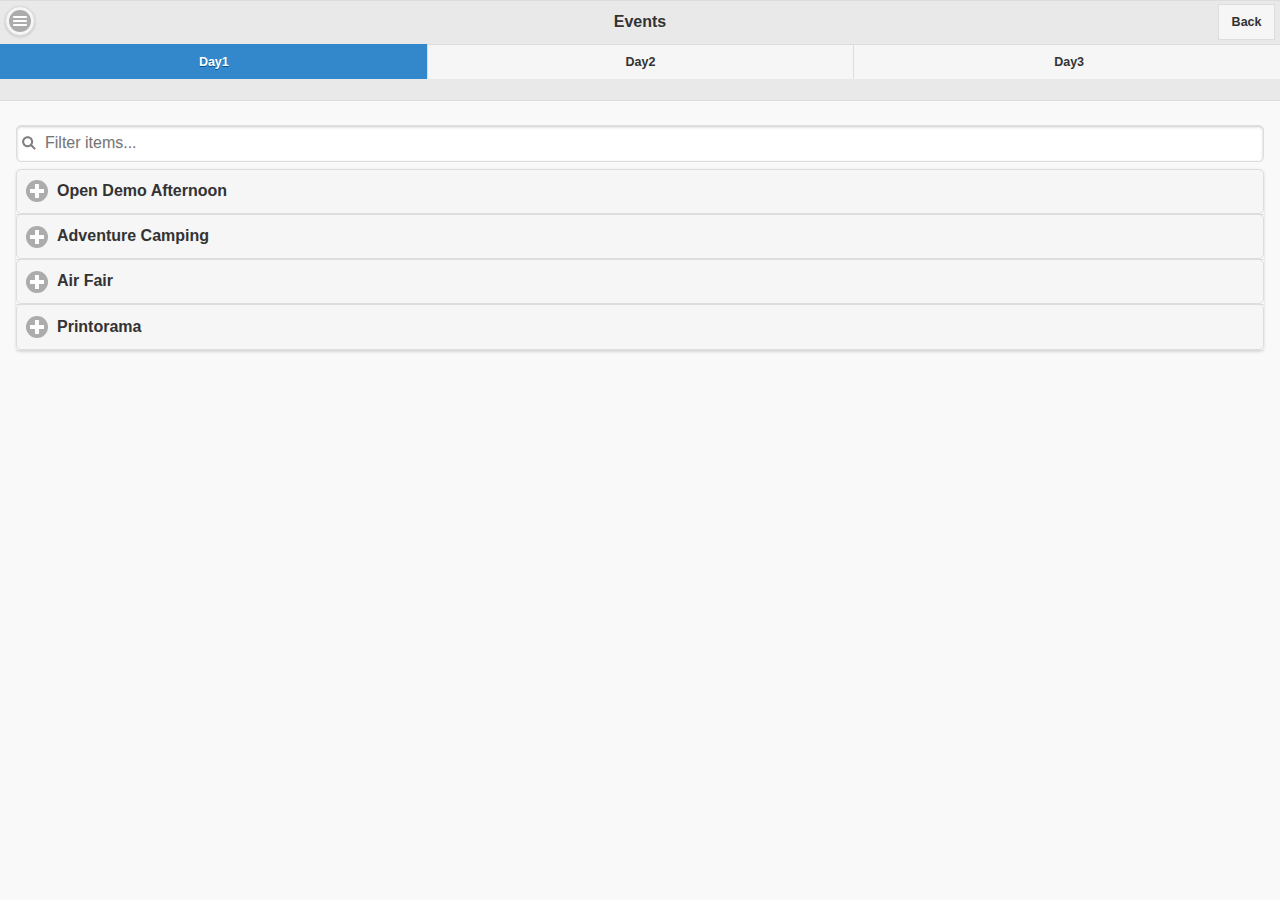
<file: Pixelache Mobile Site App/day1.html>
<!DOCTYPE html>
<html>
	<head>
		<meta charset="utf-8">
		<meta name="viewport" content="width=device-width, initial-scale=1">
		<title>Events</title>
		<link rel="shortcut icon" href="favicon.ico">
		<link rel="stylesheet" href="css/themes/default/jquery.mobile-1.4.5.css">
		<link rel="stylesheet" href="_assets/css/jqm-demos.css">

		<link rel="stylesheet" href="http://fonts.googleapis.com/css?family=Open+Sans:300,400,700">
		<script src="js/jquery.js"></script>
		<script src="_assets/js/index.js"></script>
		<script src="js/jquery.mobile-1.4.5.min.js"></script>
		
	<script>
  $(document).on("pageshow", "#page", function(){
        $.getJSON("server/events.json", function(data){
            var output = '';
			
            $.each(data.items, function(index, item){     
			if(item.day == 1){
             output += '<div data-role="collapsible" data-collapsed="true" id="'+item.openid+'"><h1>'+item.title+'</h1><img src="'+item.img+'"><iframe src='+item.maplink+'width="100" height="200" frameborder="0" style="border:0"></iframe><h4>'+item.date+'  '+item.adress+'</h4><p>' + item.detail + '</p></div>';
			
			}});
			
            $('#listitem').html(output);
			$('#collapseref').collapsibleset("refresh");
			
			
			
	 }); 	
			
			setTimeout(function() {
      // Do something after 5 seconds
	  $(window.location.hash).collapsible('expand');
		}, 300);
		
	 
        });
 
			
</script>
<style>
.ui-collapsible-content {
    -webkit-transition: all 1s;
    -moz-transition: all 1s;
    -ms-transition: all 1s;
    -o-transition: all 1s;
    transition: all 1s;
    height: auto; /* or auto */
    overflow: hidden;
}
.ui-collapsible-content-collapsed {
    display: block;
    height: 0;
    padding: 0 16px;
}
img {
    max-width: 98%;
    max-height: 98%;
}
.iframe{

float:right;
}
@media screen and (max-width: 100px) {
iframe{ width:90%; height:90%;
}
}
</style>
	</head>
	<body id="page">
	
			
			
		
			
		
	
		
    <div data-role="header">
<a href="#nav-panel" data-icon="bars" data-iconpos="notext">Menu</a>
			<a href="#" class="ui-btn" data-rel="back">Back</a>
            <h1 role="banner">Events</h1>
	<div data-role="navbar" data data-iconpos="top">
		<ul>
   <li><a href="day1.html" class="ui-btn-active"rel="external" >Day1</a></li>
		<li><a href="day2.html" rel="external">Day2</a></li>
		<li><a href="day3.html" rel="external" >Day3</a></li>
		
		
        
       
		</ul>
	</div>
  </div>

<div data-role="main" class="ui-content" >


<div data-role="collapsibleset" id="collapseref" >
<div data-role="listview" data-inset="true" data-filter="true" id="listitem">


</div>
</div>








</div>

		 
		<div data-role="panel" data-display="push" data-theme="b" id="nav-panel">	
       			<div data-role="collapsibleset">
					
					<a href="index.html" rel="external" class="ui-btn ui-corner-all" >Home</a>
					<a href="page1.html" rel="external" class="ui-btn ui-corner-all">Timescedule</a>
					<a href="day1.html" class="ui-btn ui-corner-all">Events</a>
					<a href="page2.html" rel="external" class="ui-btn ui-corner-all">Map</a>
					<a href="info.html" rel="external" class="ui-btn ui-corner-all">Info</a>	
					<a href="page5.html" class="ui-btn ui-corner-all">Social</a>
				</div>
				<style>
				#img2{
					height:10%;
					width:10%;
				
				}
				
				</style>
				<p float="mid">Follow us on</p>
				<a href="http://www.facebook.com/pixelache" target="_blank">
				<img id="img2" src="images/Facebook.png" alt=""></a>
				<a href="http://twitter.com/pixelache" target="_blank"><img id="img2" src="images/Twitter.png" alt=""></a>
				<a href="https://vimeo.com/pixelache" target="_blank"><img id="img2" src="images/vimeo.png" alt=""></a>
				<a href="http://www.flickr.com/photos/pixelache/"><img id="img2" src="images/flickr.png" alt="Flickr"></a> 
				<a href="http://bambuser.com/channel/pixelversity"><img id="img2" src="images/Bambuser.png" alt="Bambuser"></a>
				<a href="https://github.com/pixelache"> <img id="img2" src="images/github.png" alt="GitHub"></a>
   		 </div>

		
		
		
		
		
	</body>
</html>
</file>
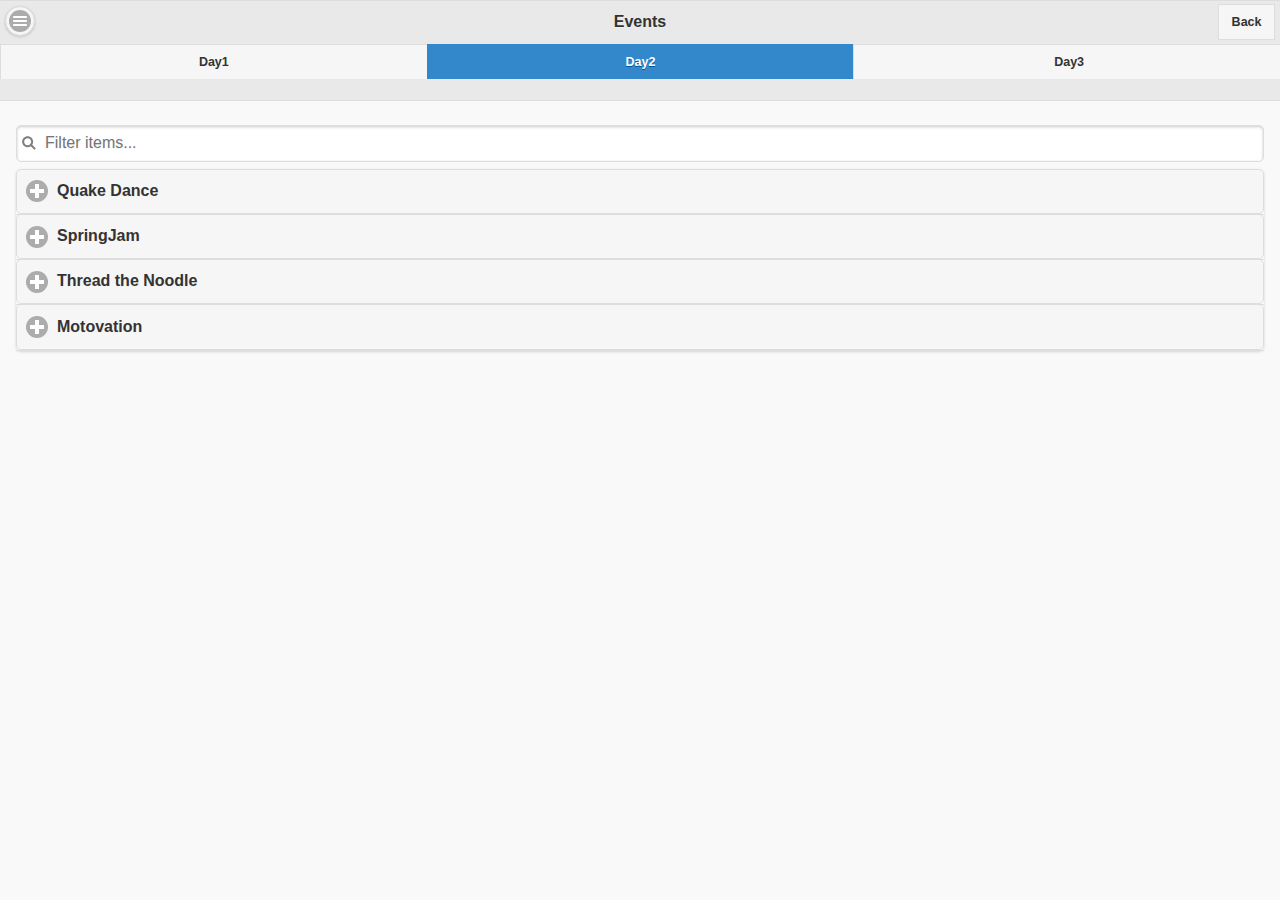
<file: Pixelache Mobile Site App/day2.html>
<!DOCTYPE html>
<html>
	<head>
		<meta charset="utf-8">
		<meta name="viewport" content="width=device-width, initial-scale=1">
		<title>Events</title>
		<link rel="shortcut icon" href="favicon.ico">
		<link rel="stylesheet" href="css/themes/default/jquery.mobile-1.4.5.min.css">
		<link rel="stylesheet" href="_assets/css/jqm-demos.css">
		
		<link rel="stylesheet" href="http://fonts.googleapis.com/css?family=Open+Sans:300,400,700">
		<script src="js/jquery.js"></script>
		<script src="_assets/js/index.js"></script>
		<script src="js/jquery.mobile-1.4.5.min.js"></script>
		
		<script>
  $(document).on("pageinit", "#page", function(){
        $.getJSON("server/events.json", function(data){
            var output = '';
            $.each(data.items, function(index, item){     
			if(item.day == 2){
             output += '<div data-role="collapsible" data-collapsed="true" id="'+item.openid+'"><h1>'+item.title+'</h1><img src="'+item.img+'"><iframe src='+item.maplink+'width="100" height="200" frameborder="0" style="border:0"></iframe><h4>'+item.date+'  '+item.adress+'</h4><p>' + item.detail + '</p></div>';
			
			}});
			
            $('#listitem').html(output);
			$('#collapseref').collapsibleset("refresh");
			
			
			
	 }); 	
			
			setTimeout(function() {
      // Do something after 5 seconds
	  $(window.location.hash).collapsible('expand');
		}, 300);
		
	 
        });
 
			
</script>
	<style>
.ui-collapsible-content {
    -webkit-transition: all 1s;
    -moz-transition: all 1s;
    -ms-transition: all 1s;
    -o-transition: all 1s;
    transition: all 1s;
    height: auto; /* or auto */
    overflow: hidden;
}
.ui-collapsible-content-collapsed {
    display: block;
    height: 0;
    padding: 0 16px;
}
img {
    max-width: 98%;
    max-height: 98%;
}
.iframe{
float:right;
}
@media screen and (max-width: 300px) {
iframe{ width:90%; height:90%;
}
}
</style>
	</head>
	<body id="page">
	
			
			
	
			
		
	
		
    <div data-role="header">
<a href="#nav-panel" data-icon="bars" data-iconpos="notext">Menu</a>
			<a href="#" class="ui-btn" data-rel="back">Back</a>
            <h1 role="banner">Events</h1>
	<div data-role="navbar" data data-iconpos="top">
		<ul>
	 <li><a href="day1.html" rel="external">Day1</a></li>
		<li><a href="day2.html" class="ui-btn-active" rel="external">Day2</a></li>
		<li><a href="day3.html" rel="external" >Day3</a></li>
		
		
        
       
		</ul>
	</div>
  </div>

<div data-role="main" class="ui-content">

<div data-role="collapsibleset" id="collapseref" >
<div data-role="listview" data-inset="true" data-filter="true" id="listitem">


</div>
</div>

</div>


		 
		<div data-role="panel" data-display="push" data-theme="b" id="nav-panel">	
       			<div data-role="collapsibleset">
					
					<a href="index.html" rel="external" class="ui-btn ui-corner-all" >Home</a>
					<a href="page1.html" rel="external" class="ui-btn ui-corner-all">Timescedule</a>
					<a href="day1.html" class="ui-btn ui-corner-all">Events</a>
					<a href="page2.html" rel="external" class="ui-btn ui-corner-all">Map</a>
					<a href="info.html" rel="external" class="ui-btn ui-corner-all">Info</a>	
					<a href="page5.html" class="ui-btn ui-corner-all">Social</a>
				</div>
				<style>
				#img2{
					height:10%;
					width:10%;
				
				}
				
				</style>
				<p float="mid">Follow us on</p>
				<a href="http://www.facebook.com/pixelache" target="_blank">
				<img id="img2" src="images/Facebook.png" alt=""></a>
				<a href="http://twitter.com/pixelache" target="_blank"><img id="img2" src="images/Twitter.png" alt=""></a>
				<a href="https://vimeo.com/pixelache" target="_blank"><img id="img2" src="images/vimeo.png" alt=""></a>
				<a href="http://www.flickr.com/photos/pixelache/"><img id="img2" src="images/flickr.png" alt="Flickr"></a> 
				<a href="http://bambuser.com/channel/pixelversity"><img id="img2" src="images/Bambuser.png" alt="Bambuser"></a>
				<a href="https://github.com/pixelache"> <img id="img2" src="images/github.png" alt="GitHub"></a>
   		 </div>
		
		
		
		
		
		
	</body>
</html>
</file>
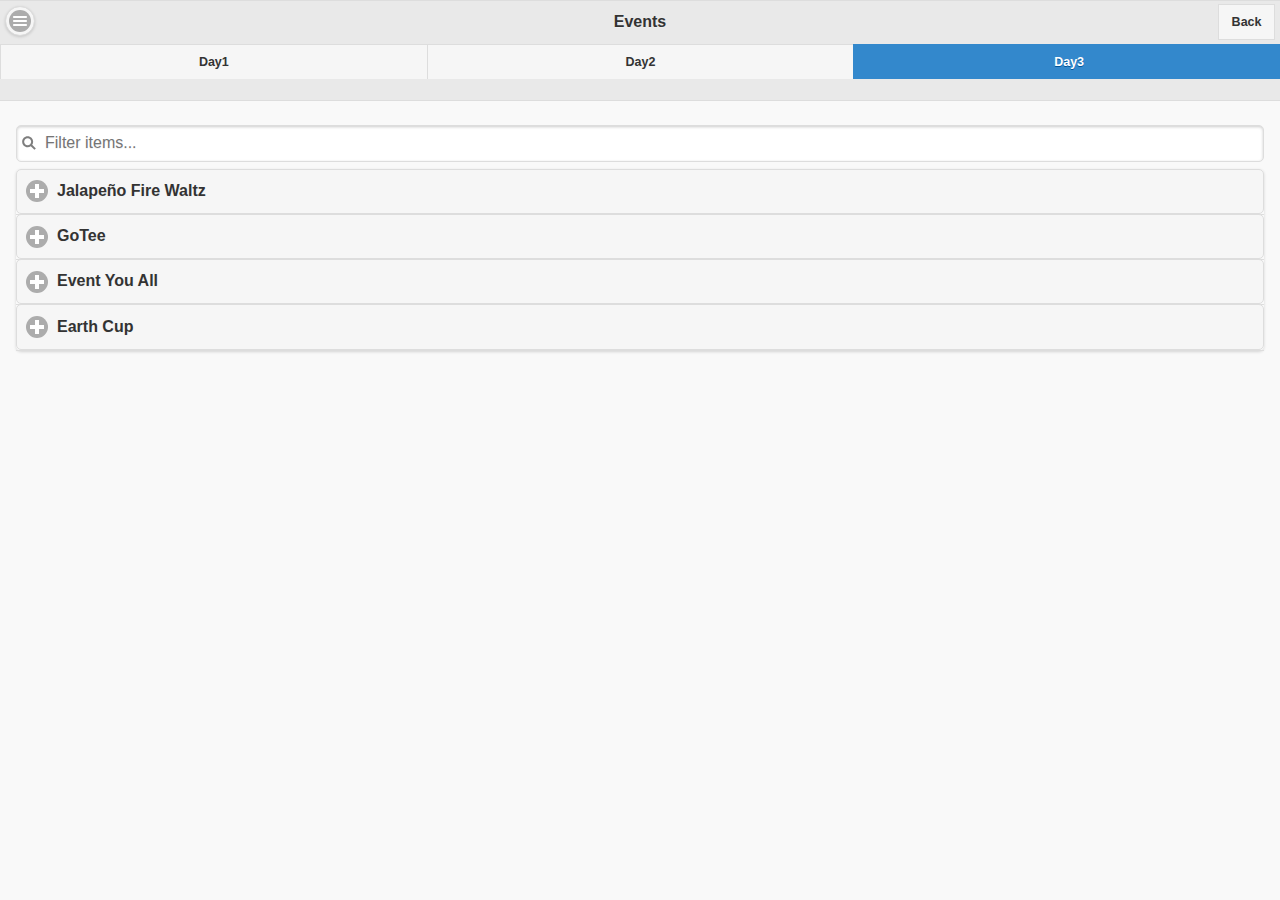
<file: Pixelache Mobile Site App/day3.html>
<!DOCTYPE html>
<html>
	<head>
		<meta charset="utf-8">
		<meta name="viewport" content="width=device-width, initial-scale=1">
		<title>Events</title>
		<link rel="shortcut icon" href="favicon.ico">
		<link rel="stylesheet" href="css/themes/default/jquery.mobile-1.4.5.min.css">
		<link rel="stylesheet" href="_assets/css/jqm-demos.css">
		<link rel="stylesheet" href="css/themes/default/jquery.mobile-1.4.5.min.css">
		<link rel="stylesheet" href="http://fonts.googleapis.com/css?family=Open+Sans:300,400,700">
		<script src="js/jquery.js"></script>
		<script src="_assets/js/index.js"></script>
		<script src="js/jquery.mobile-1.4.5.min.js"></script>
		
		<script>
  $(document).on("pageinit", "#page", function(){
        $.getJSON("server/events.json", function(data){
            var output = '';
            $.each(data.items, function(index, item){     
			if(item.day == 3){
             output += '<div data-role="collapsible" data-collapsed="true" id="'+item.openid+'"><h1>'+item.title+'</h1><img src="'+item.img+'"><iframe src='+item.maplink+'width="100" height="200" frameborder="0" style="border:0"></iframe><h4>'+item.date+'  '+item.adress+'</h4><p>' + item.detail + '</p></div>';
			
			}});
			
            $('#listitem').html(output);
			$('#collapseref').collapsibleset("refresh");
			
			
			
	 }); 	
			
			setTimeout(function() {
      // Do something after 5 seconds
	  $(window.location.hash).collapsible('expand');
		}, 300);
		
	 
        });
 
			
</script>
	<style>
.ui-collapsible-content {
    -webkit-transition: all 1s;
    -moz-transition: all 1s;
    -ms-transition: all 1s;
    -o-transition: all 1s;
    transition: all 1s;
    height: auto; 
    overflow: hidden;
}
.ui-collapsible-content-collapsed {
    display: block;
    height: 0;
    padding: 0 16px;
}
img {
    max-width: 98%;
    max-height: 98%;
}
.iframe{
float:right;
}
@media screen and (max-width: 300px) {
iframe{ width:90%; height:90%;
}
}
</style>
	</head>
	<body id="page">
	
			
			
	
			
		
	
		
    <div data-role="header">
<a href="#nav-panel" data-icon="bars" data-iconpos="notext">Menu</a>
			<a href="#" class="ui-btn" data-rel="back">Back</a>
            <h1 role="banner">Events</h1>
	<div data-role="navbar" data data-iconpos="top">
		<ul>
 <li><a href="day1.html" rel="external">Day1</a></li>
		<li><a href="day2.html" rel="external">Day2</a></li>
		<li><a href="day3.html" class="ui-btn-active" rel="external" >Day3</a></li>
		
		
        
       
		</ul>
	</div>
  </div>

<div data-role="main" class="ui-content">

<div data-role="collapsibleset" id="collapseref" >
<div data-role="listview" data-inset="true" data-filter="true" id="listitem">


</div>
</div>

</div>


		 
		<div data-role="panel" data-display="push" data-theme="b" id="nav-panel">	
       			<div data-role="collapsibleset">
					
					<a href="index.html" rel="external" class="ui-btn ui-corner-all" >Home</a>
					<a href="page1.html" rel="external" class="ui-btn ui-corner-all">Timescedule</a>
					<a href="day1.html" class="ui-btn ui-corner-all">Events</a>
					<a href="page2.html" rel="external" class="ui-btn ui-corner-all">Map</a>
					<a href="info.html" rel="external" class="ui-btn ui-corner-all">Info</a>	
					<a href="page5.html" class="ui-btn ui-corner-all">Social</a>
				</div>
				<style>
				#img2{
					height:10%;
					width:10%;
				
				}
				
				</style>
				<p float="mid">Follow us on</p>
				<a href="http://www.facebook.com/pixelache" target="_blank">
				<img id="img2" src="images/Facebook.png" alt=""></a>
				<a href="http://twitter.com/pixelache" target="_blank"><img id="img2" src="images/Twitter.png" alt=""></a>
				<a href="https://vimeo.com/pixelache" target="_blank"><img id="img2" src="images/vimeo.png" alt=""></a>
				<a href="http://www.flickr.com/photos/pixelache/"><img id="img2" src="images/flickr.png" alt="Flickr"></a> 
				<a href="http://bambuser.com/channel/pixelversity"><img id="img2" src="images/Bambuser.png" alt="Bambuser"></a>
				<a href="https://github.com/pixelache"> <img id="img2" src="images/github.png" alt="GitHub"></a>
   		 </div>
	
		
		
		
		
		
	</body>
</html>
</file>
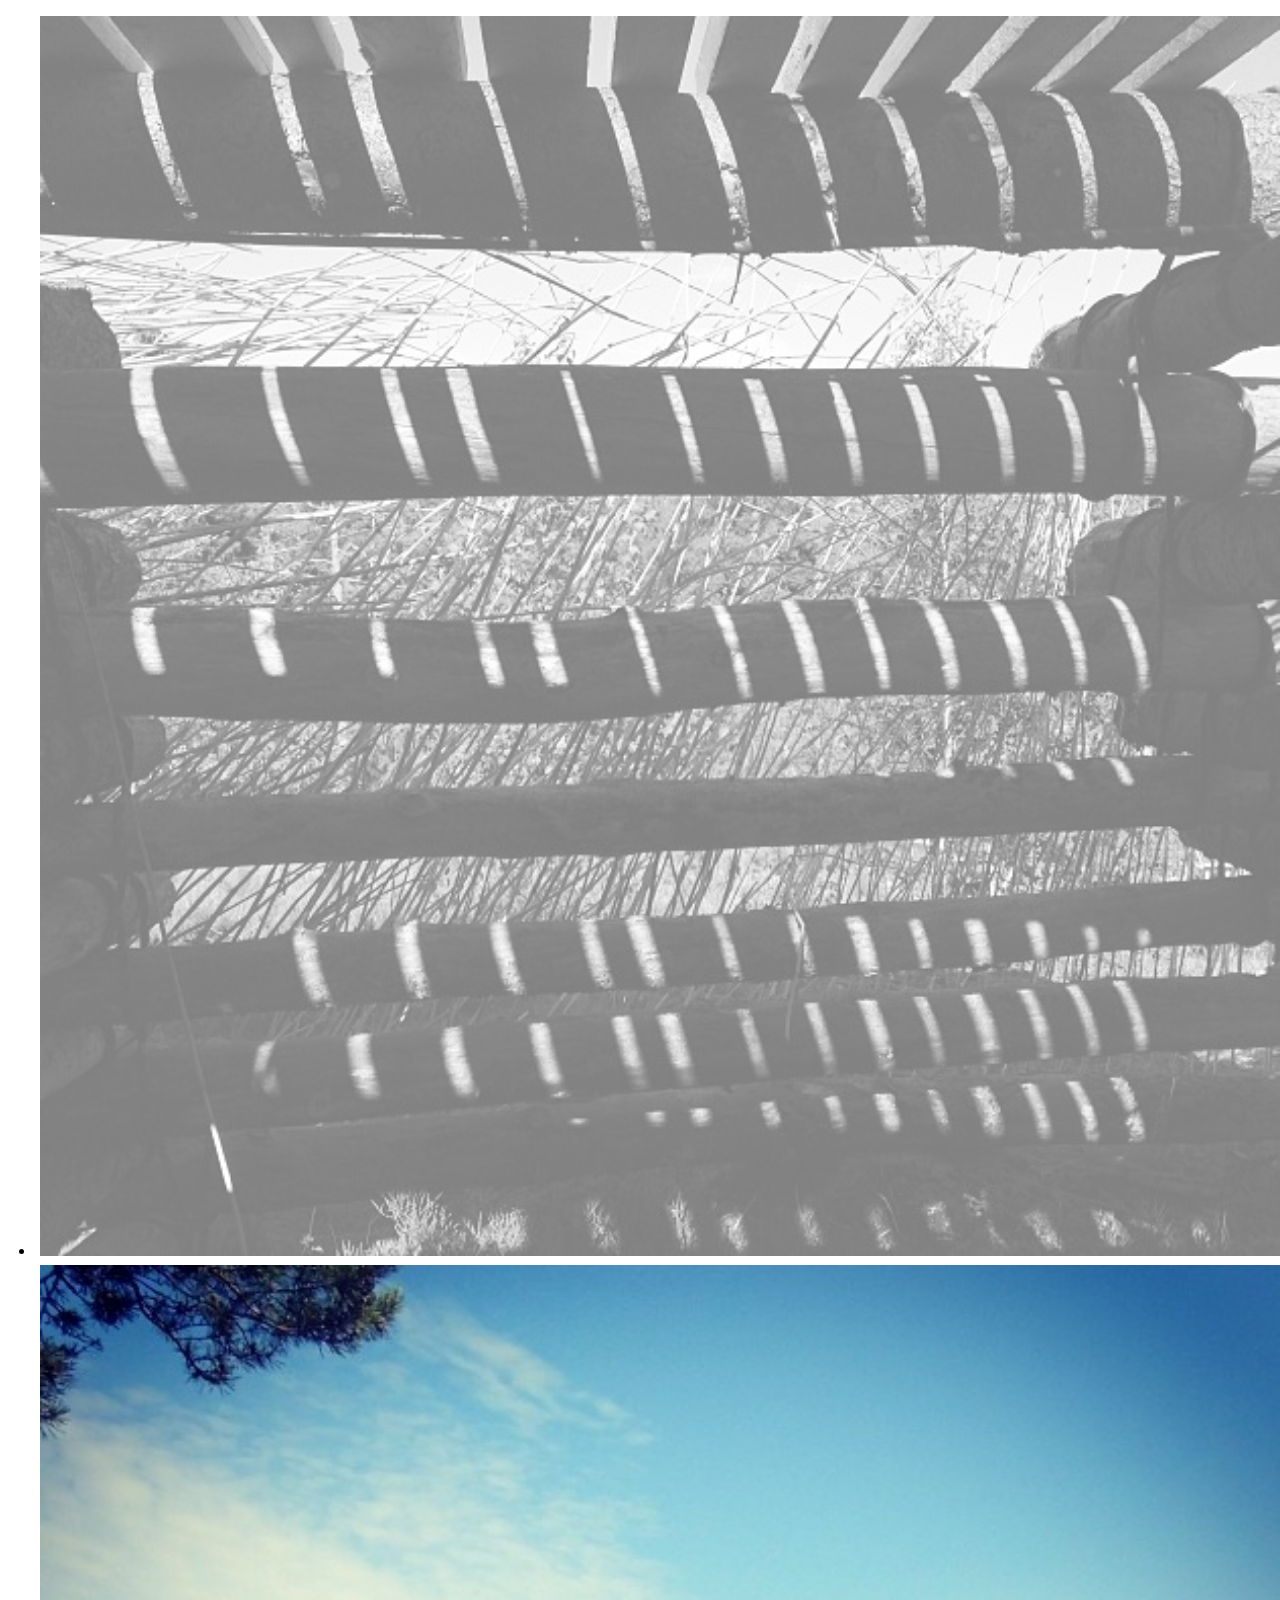
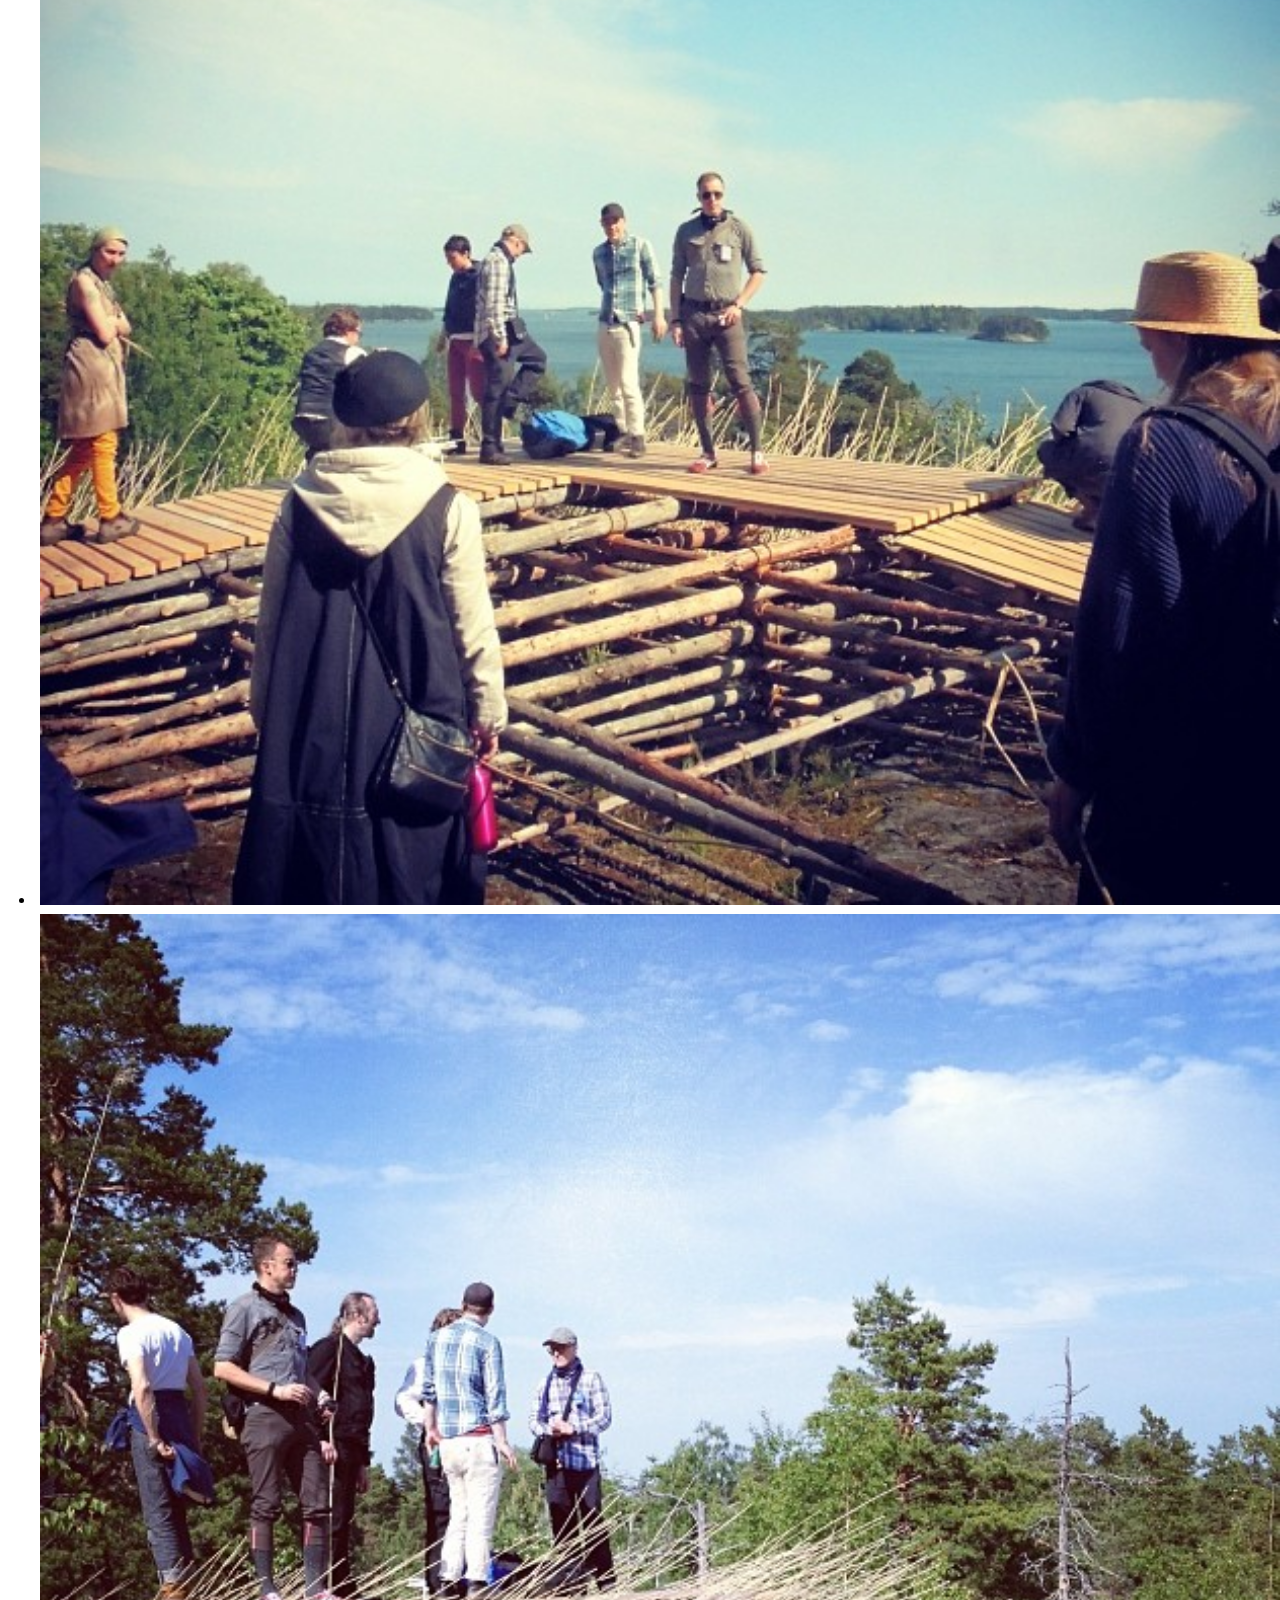
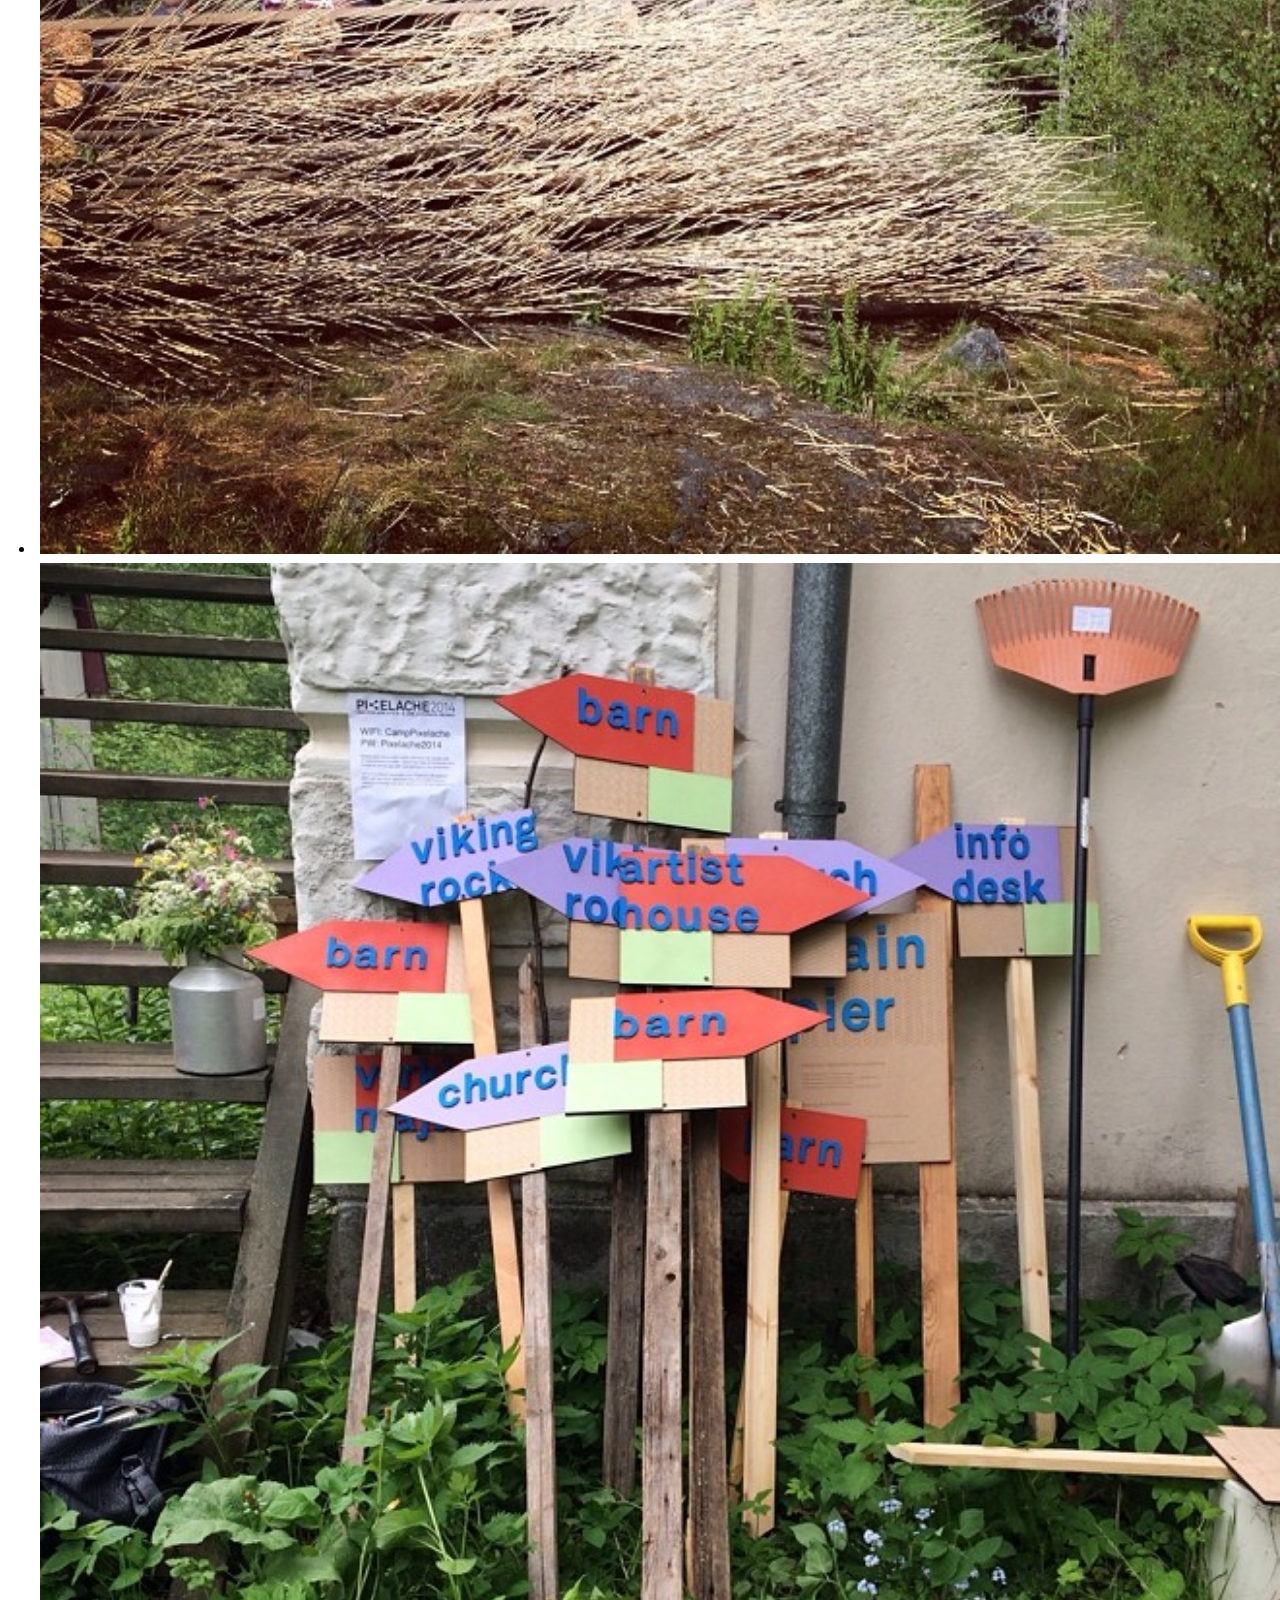
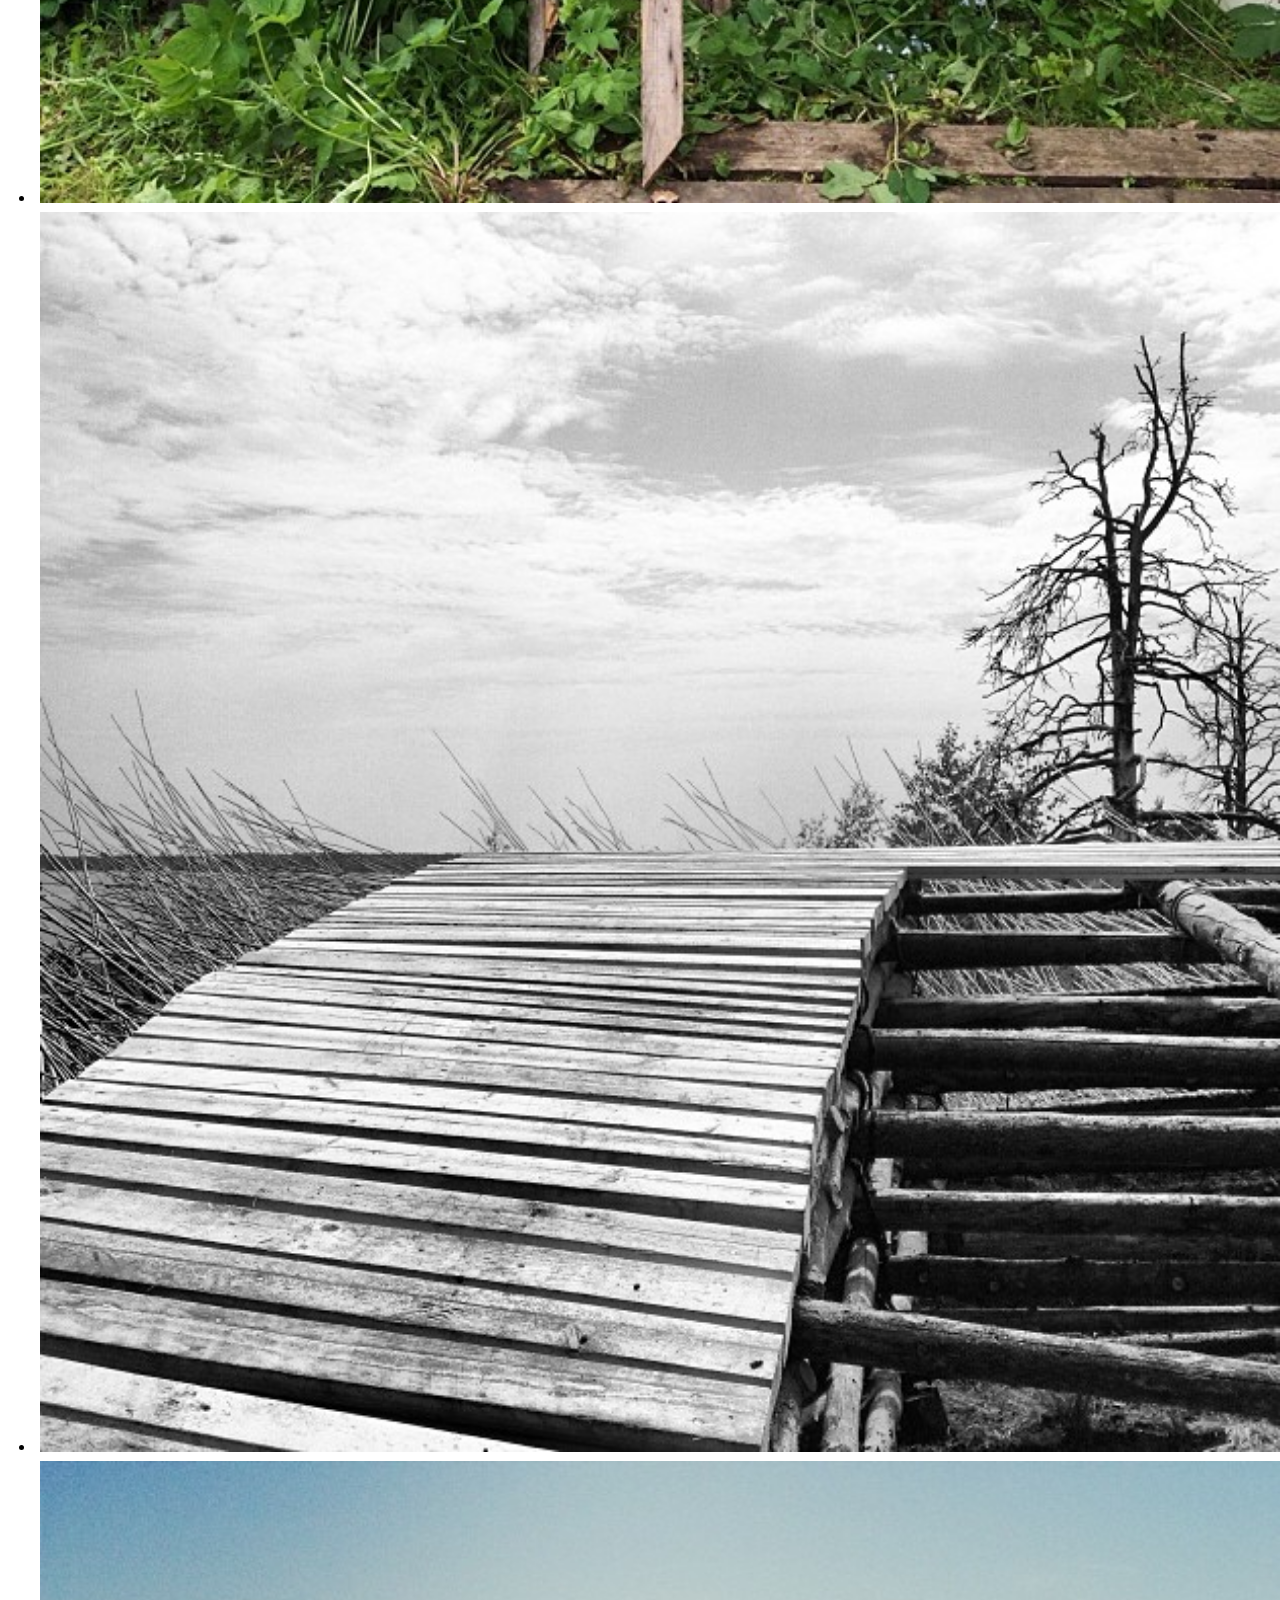
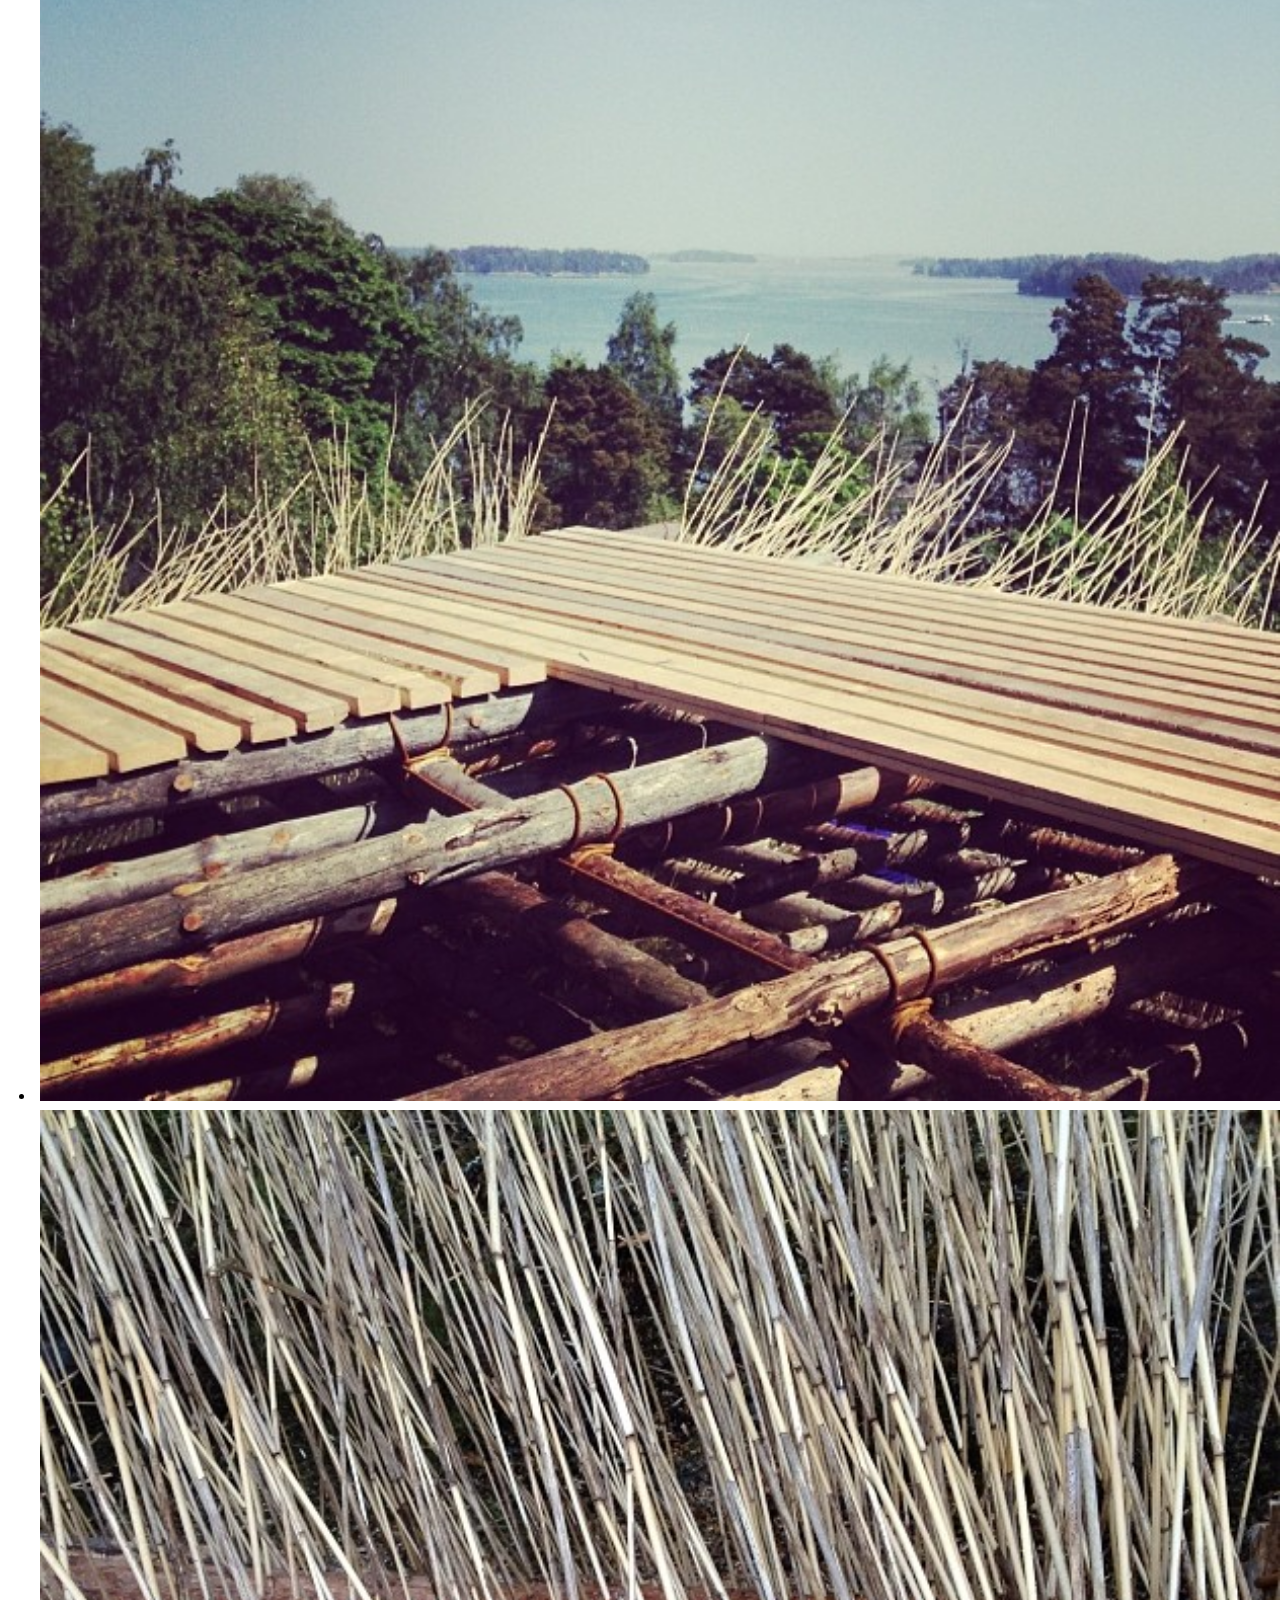
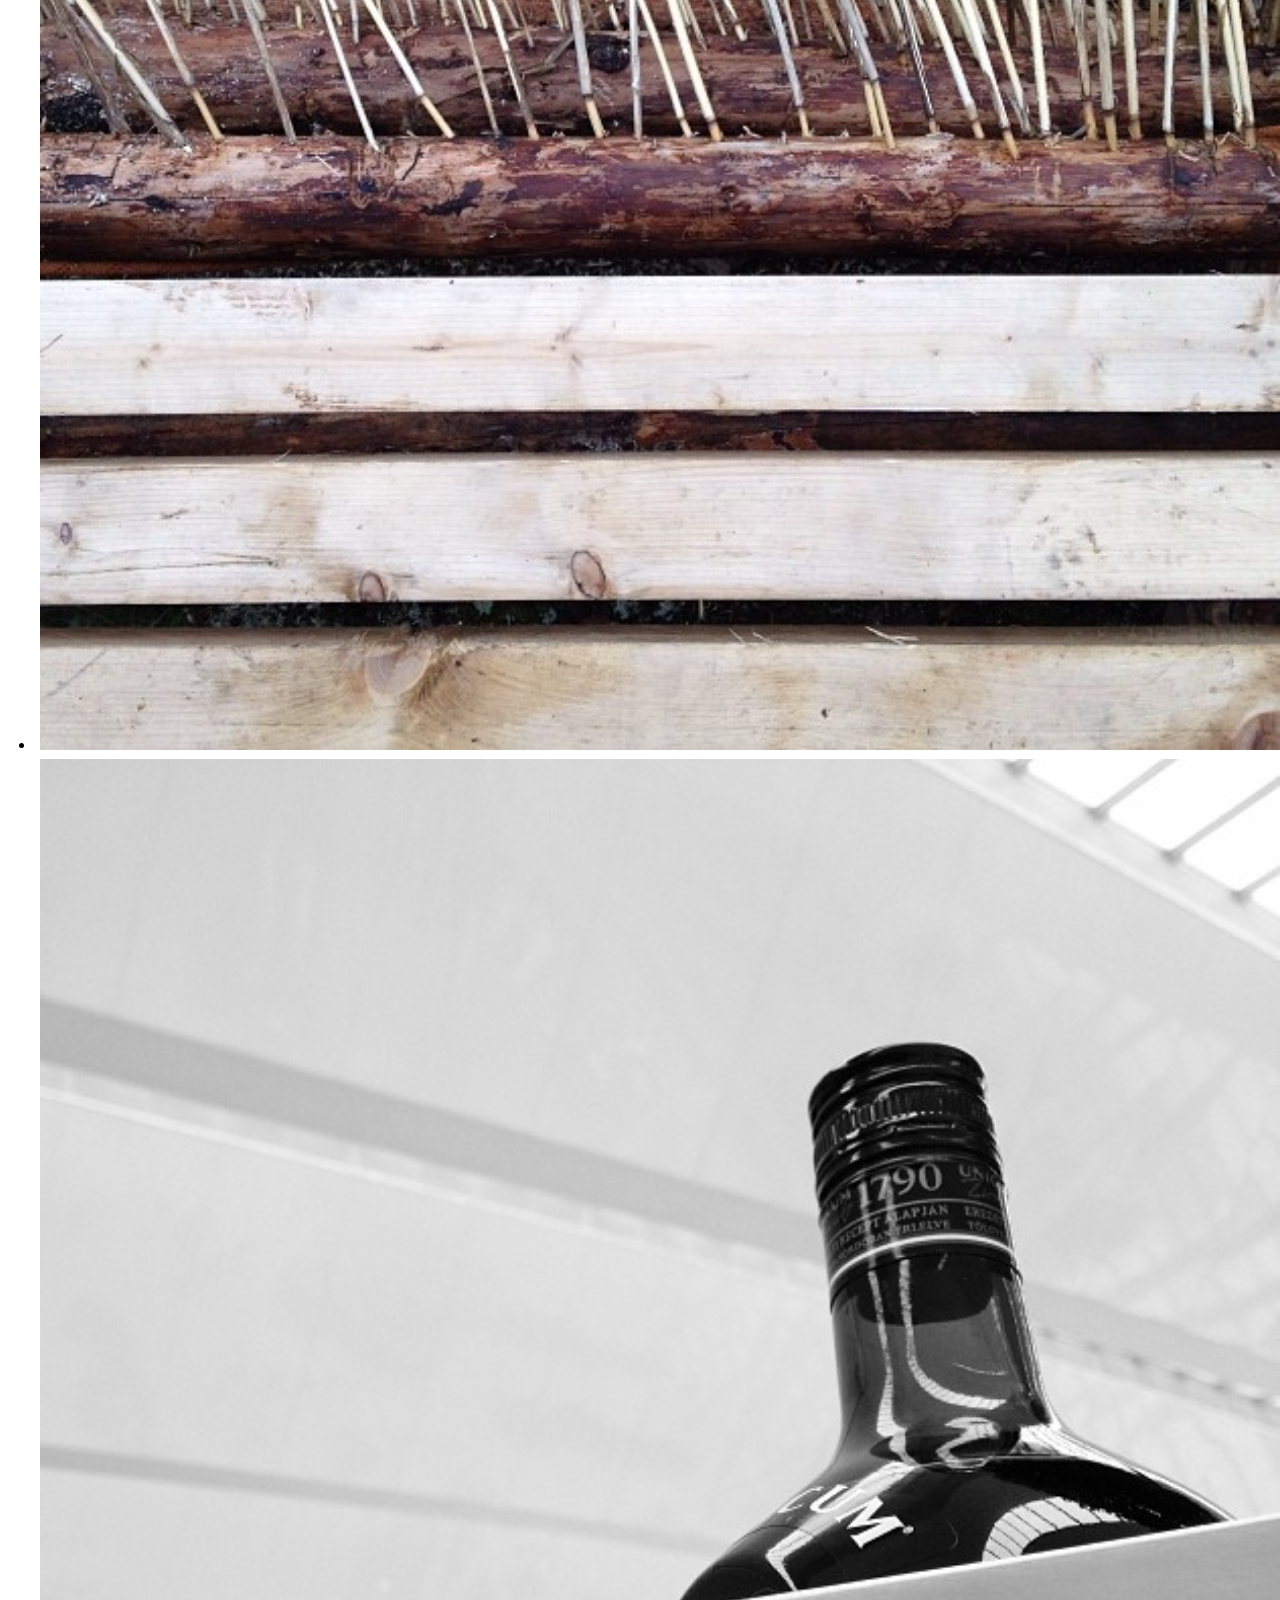
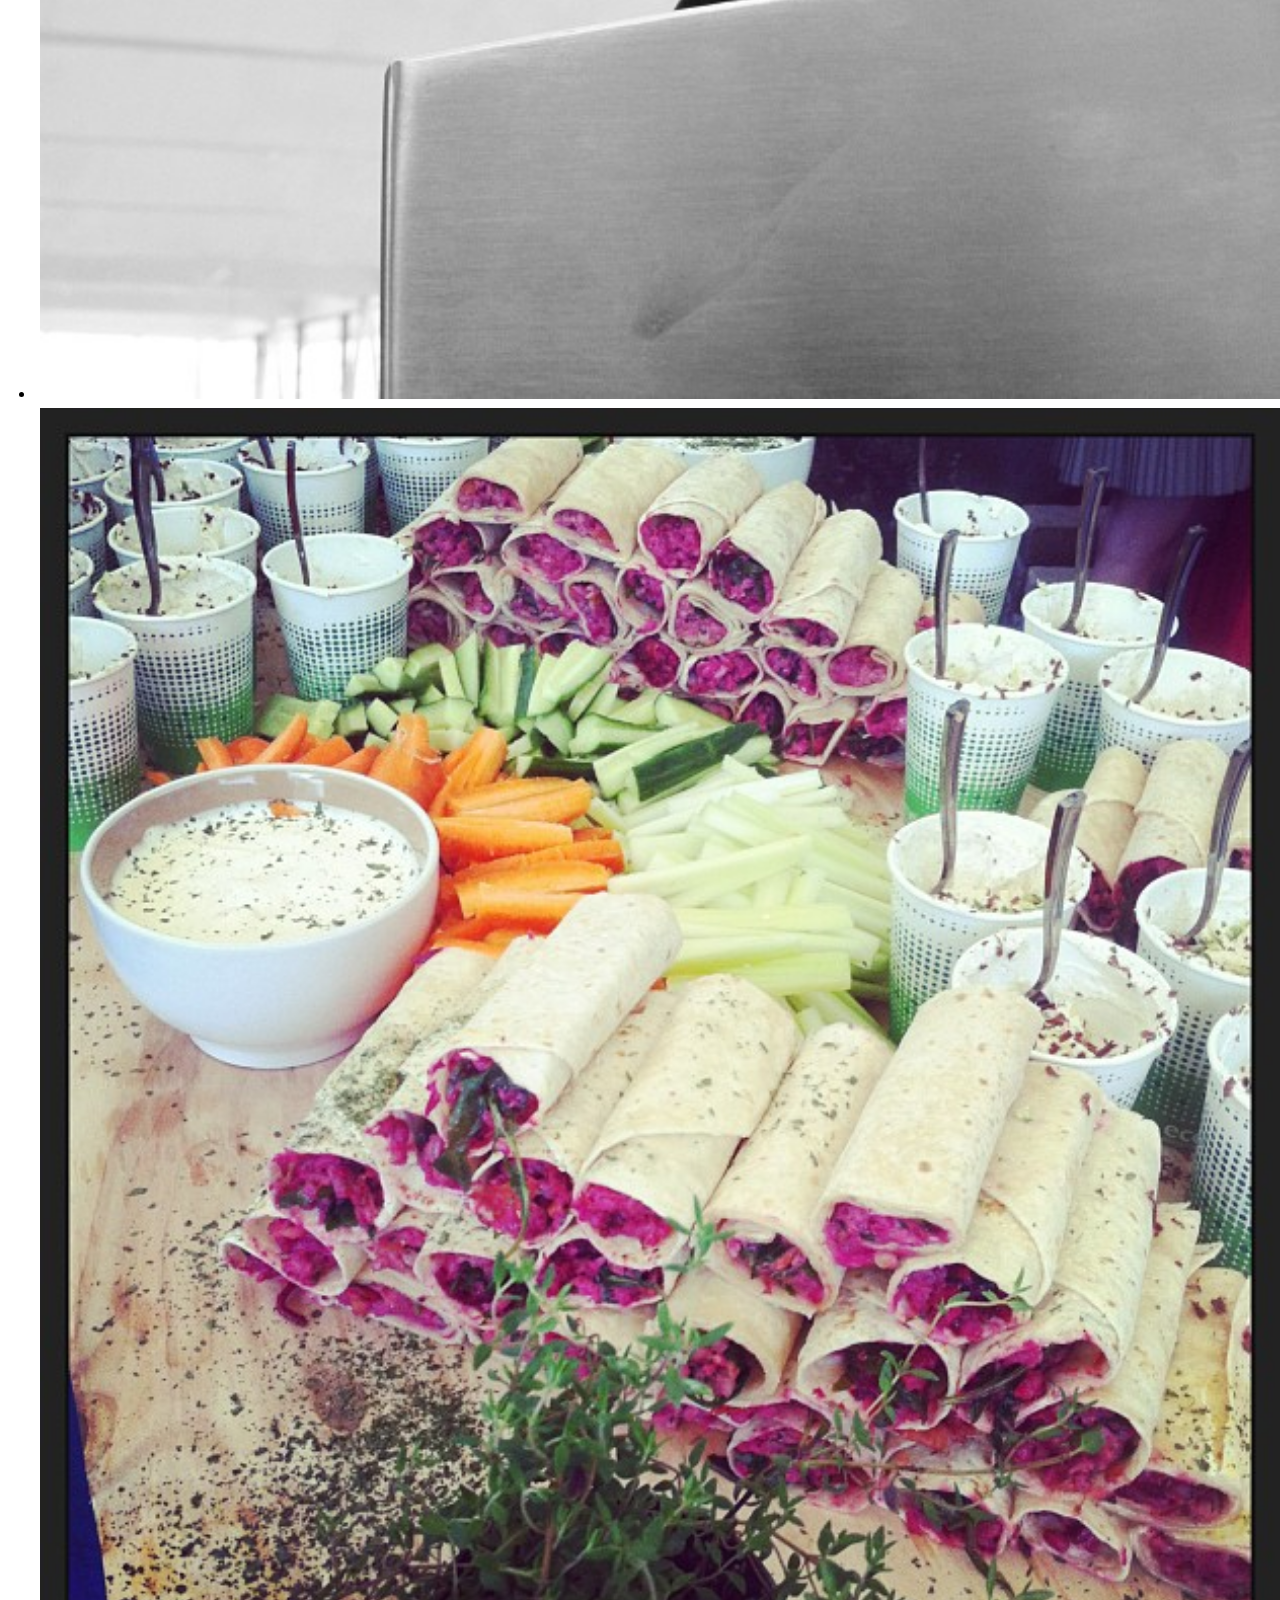
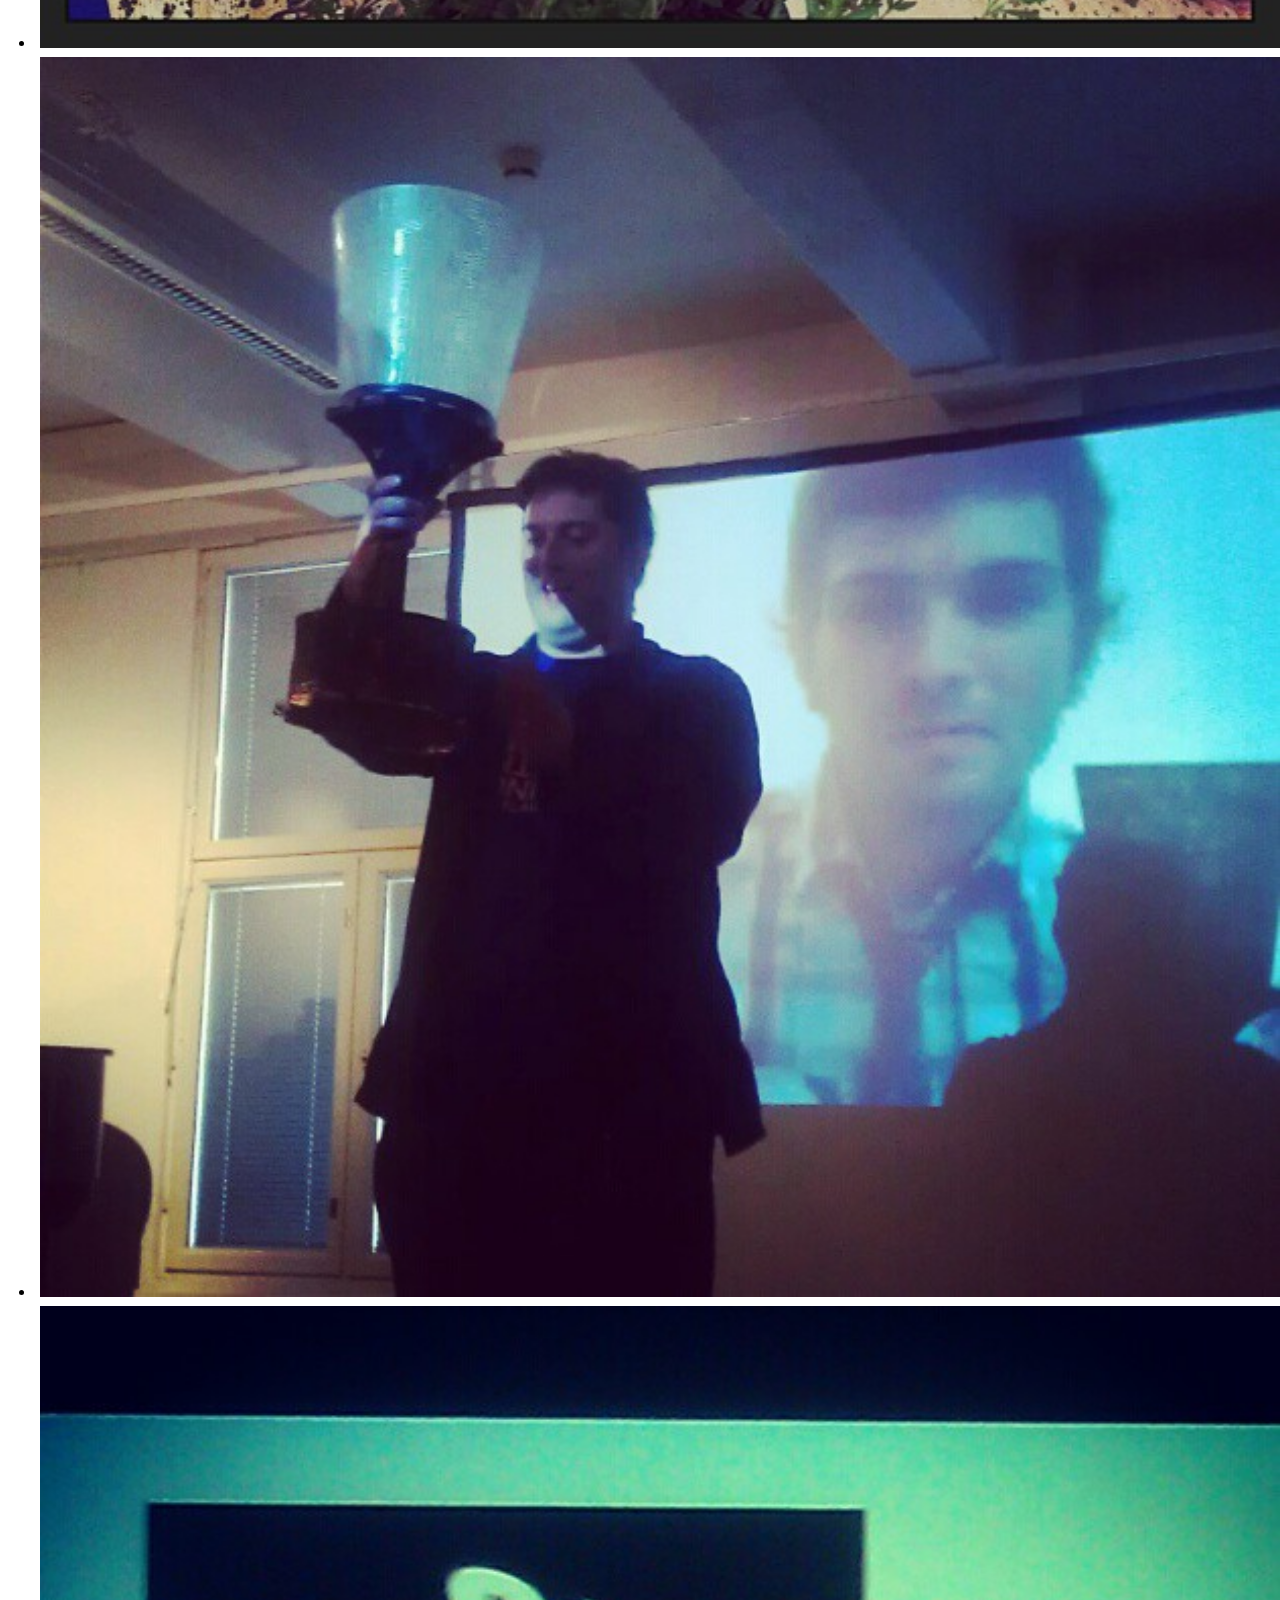
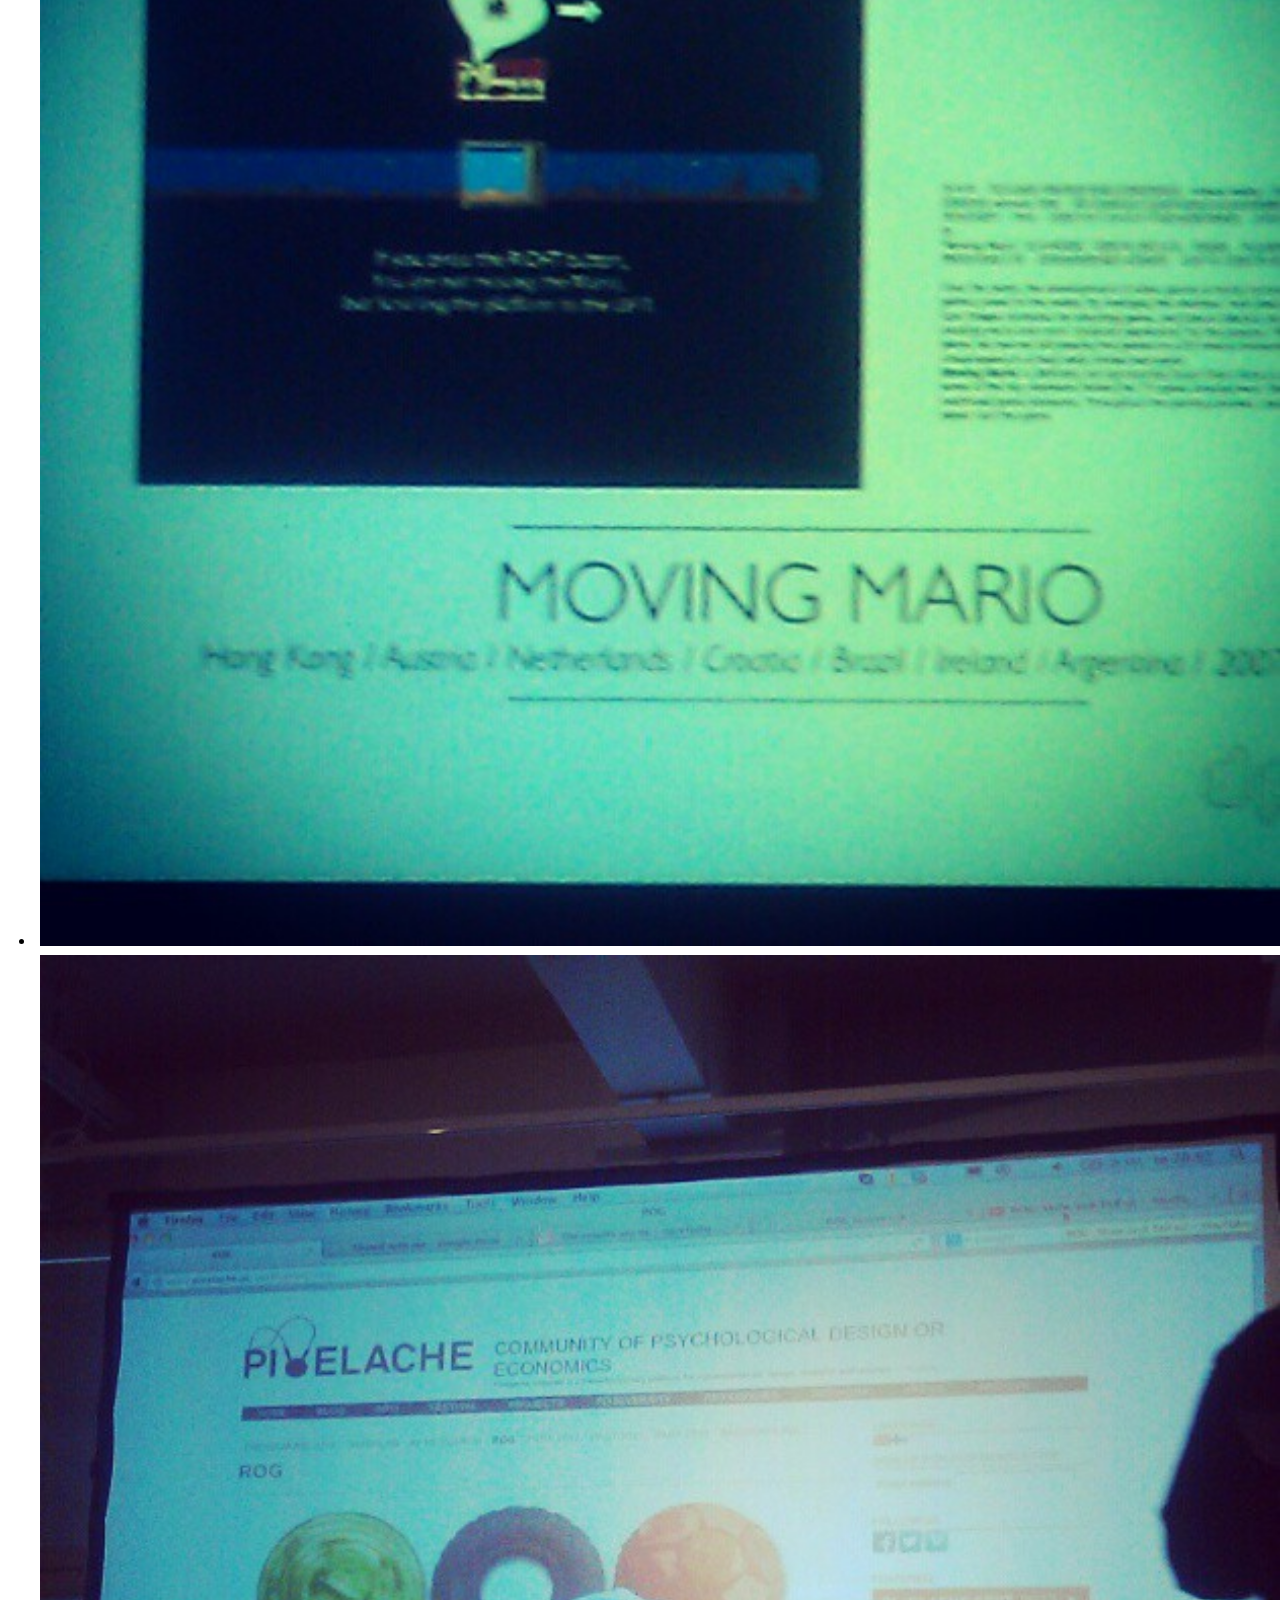
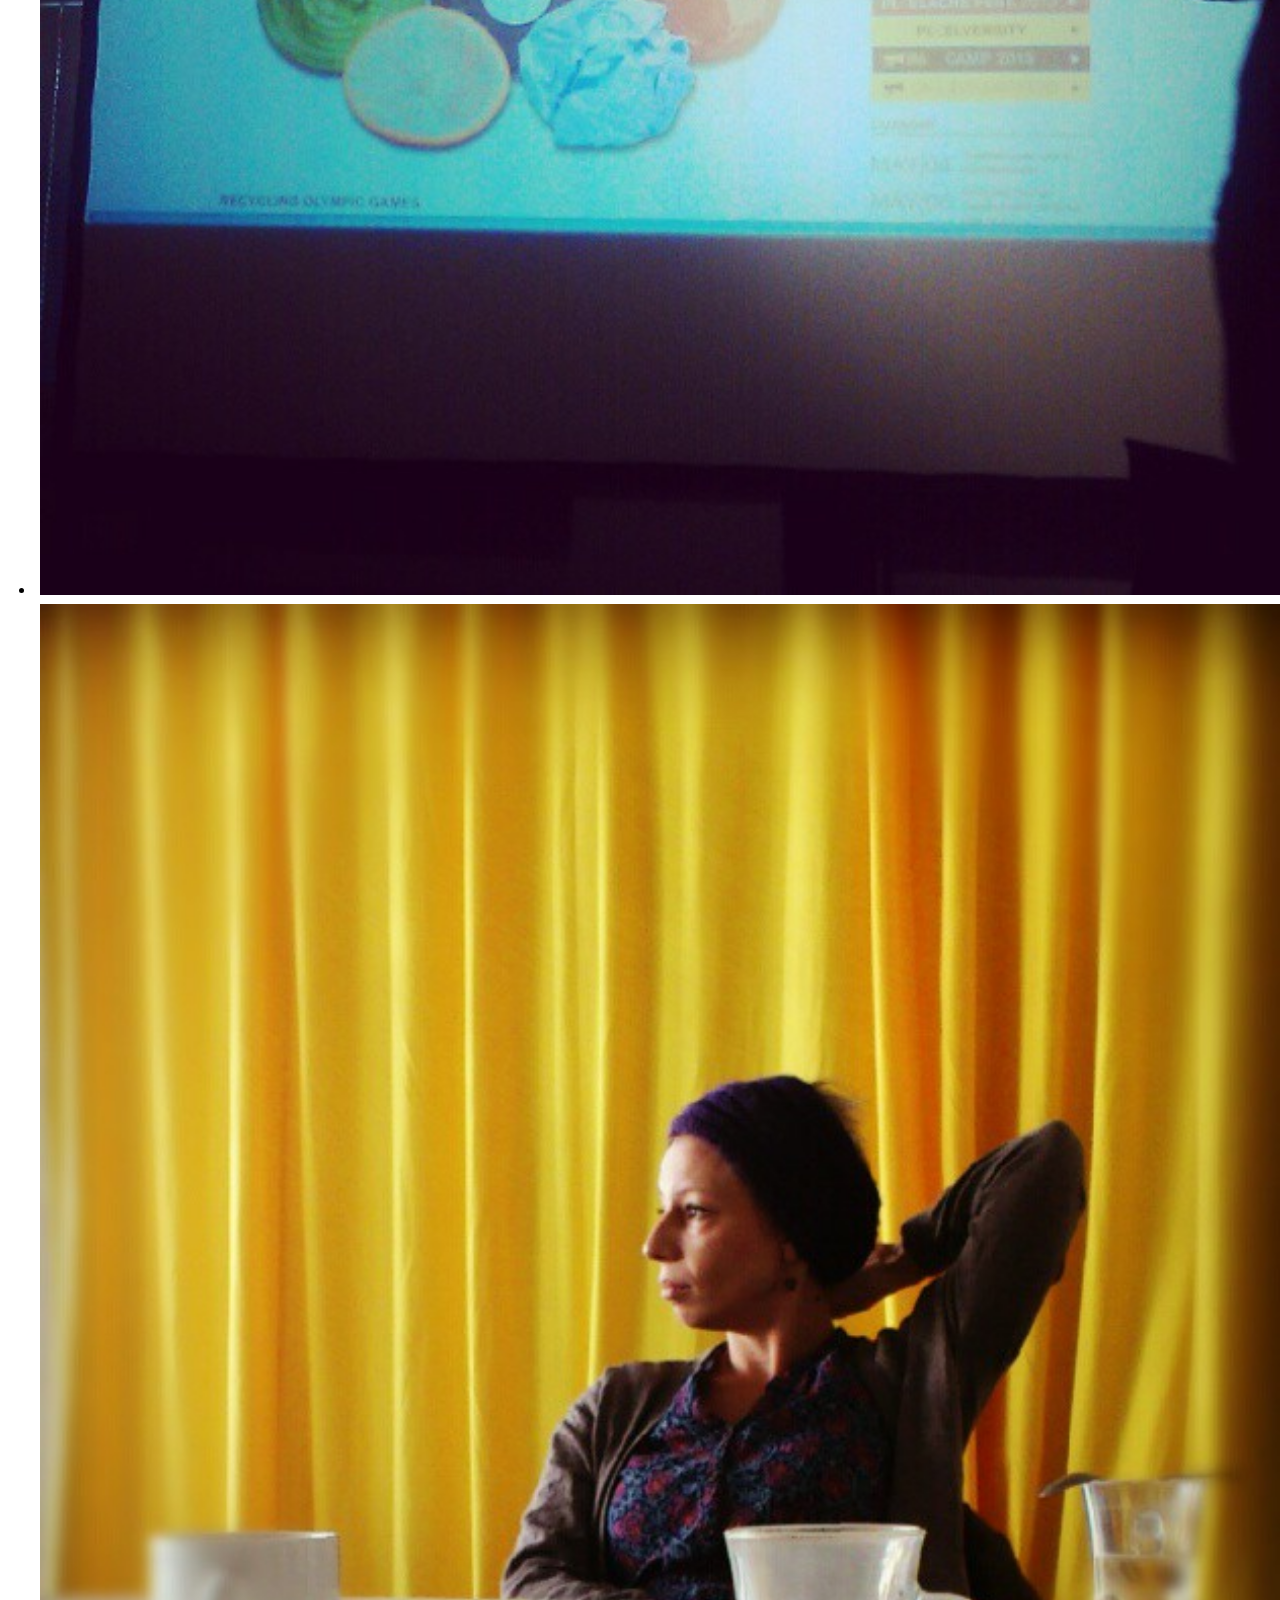
<file: Pixelache Mobile Site App/Social_files/saved_resource.html>
<!DOCTYPE html>
<!-- saved from url=(0106)http://snapwidget.com/in/?h=cGl4ZWxhY2hlfGlufDEyNXwzfDZ8fG5vfDV8ZmFkZU91dHxvblN0YXJ0fG5vfHllcw==&ve=101214 -->
<html style="overflow: hidden;"><head><meta http-equiv="Content-Type" content="text/html; charset=UTF-8">
<meta charset="utf-8"><script async="" src="analytics.js"></script><script type="text/javascript">(window.NREUM||(NREUM={})).loader_config={xpid:"VQICUlZUGwcFV1BRAA=="};window.NREUM||(NREUM={}),__nr_require=function(t,e,n){function r(n){if(!e[n]){var o=e[n]={exports:{}};t[n][0].call(o.exports,function(e){var o=t[n][1][e];return r(o?o:e)},o,o.exports)}return e[n].exports}if("function"==typeof __nr_require)return __nr_require;for(var o=0;o<n.length;o++)r(n[o]);return r}({QJf3ax:[function(t,e){function n(t){function e(e,n,a){t&&t(e,n,a),a||(a={});for(var c=s(e),u=c.length,f=i(a,o,r),d=0;u>d;d++)c[d].apply(f,n);return f}function a(t,e){u[t]=s(t).concat(e)}function s(t){return u[t]||[]}function c(){return n(e)}var u={};return{on:a,emit:e,create:c,listeners:s,_events:u}}function r(){return{}}var o="nr@context",i=t("gos");e.exports=n()},{gos:"7eSDFh"}],ee:[function(t,e){e.exports=t("QJf3ax")},{}],3:[function(t){function e(t,e,n,i,s){try{c?c-=1:r("err",[s||new UncaughtException(t,e,n)])}catch(u){try{r("ierr",[u,(new Date).getTime(),!0])}catch(f){}}return"function"==typeof a?a.apply(this,o(arguments)):!1}function UncaughtException(t,e,n){this.message=t||"Uncaught error with no additional information",this.sourceURL=e,this.line=n}function n(t){r("err",[t,(new Date).getTime()])}var r=t("handle"),o=t(4),i=t("ee"),a=window.onerror,s=!1,c=0;t("loader").features.err=!0,window.onerror=e,NREUM.noticeError=n;try{throw new Error}catch(u){"stack"in u&&(t(5),t(3),"addEventListener"in window&&t(1),window.XMLHttpRequest&&XMLHttpRequest.prototype&&XMLHttpRequest.prototype.addEventListener&&t(2),s=!0)}i.on("fn-start",function(){s&&(c+=1)}),i.on("fn-err",function(t,e,r){s&&(this.thrown=!0,n(r))}),i.on("fn-end",function(){s&&!this.thrown&&c>0&&(c-=1)}),i.on("internal-error",function(t){r("ierr",[t,(new Date).getTime(),!0])})},{1:4,2:7,3:5,4:18,5:6,ee:"QJf3ax",handle:"D5DuLP",loader:"G9z0Bl"}],4:[function(t,e){function n(t){i.inPlace(t,["addEventListener","removeEventListener"],"-",r)}function r(t){return t[1]}var o=(t(1),t("ee").create()),i=t(2)(o),a=t("gos");if(e.exports=o,n(window),"getPrototypeOf"in Object){for(var s=document;s&&!s.hasOwnProperty("addEventListener");)s=Object.getPrototypeOf(s);s&&n(s);for(var c=XMLHttpRequest.prototype;c&&!c.hasOwnProperty("addEventListener");)c=Object.getPrototypeOf(c);c&&n(c)}else XMLHttpRequest.prototype.hasOwnProperty("addEventListener")&&n(XMLHttpRequest.prototype);o.on("addEventListener-start",function(t){if(t[1]){var e=t[1];"function"==typeof e?this.wrapped=t[1]=a(e,"nr@wrapped",function(){return i(e,"fn-",null,e.name||"anonymous")}):"function"==typeof e.handleEvent&&i.inPlace(e,["handleEvent"],"fn-")}}),o.on("removeEventListener-start",function(t){var e=this.wrapped;e&&(t[1]=e)})},{1:18,2:19,ee:"QJf3ax",gos:"7eSDFh"}],5:[function(t,e){var n=(t(2),t("ee").create()),r=t(1)(n);e.exports=n,r.inPlace(window,["requestAnimationFrame","mozRequestAnimationFrame","webkitRequestAnimationFrame","msRequestAnimationFrame"],"raf-"),n.on("raf-start",function(t){t[0]=r(t[0],"fn-")})},{1:19,2:18,ee:"QJf3ax"}],6:[function(t,e){function n(t,e,n){var r=t[0];"string"==typeof r&&(r=new Function(r)),t[0]=o(r,"fn-",null,n)}var r=(t(2),t("ee").create()),o=t(1)(r);e.exports=r,o.inPlace(window,["setTimeout","setInterval","setImmediate"],"setTimer-"),r.on("setTimer-start",n)},{1:19,2:18,ee:"QJf3ax"}],7:[function(t,e){function n(){c.inPlace(this,d,"fn-")}function r(t,e){c.inPlace(e,["onreadystatechange"],"fn-")}function o(t,e){return e}var i=t("ee").create(),a=t(1),s=t(2),c=s(i),u=s(a),f=window.XMLHttpRequest,d=["onload","onerror","onabort","onloadstart","onloadend","onprogress","ontimeout"];e.exports=i,window.XMLHttpRequest=function(t){var e=new f(t);try{i.emit("new-xhr",[],e),u.inPlace(e,["addEventListener","removeEventListener"],"-",function(t,e){return e}),e.addEventListener("readystatechange",n,!1)}catch(r){try{i.emit("internal-error",[r])}catch(o){}}return e},window.XMLHttpRequest.prototype=f.prototype,c.inPlace(XMLHttpRequest.prototype,["open","send"],"-xhr-",o),i.on("send-xhr-start",r),i.on("open-xhr-start",r)},{1:4,2:19,ee:"QJf3ax"}],8:[function(t){function e(t){if("string"==typeof t&&t.length)return t.length;if("object"!=typeof t)return void 0;if("undefined"!=typeof ArrayBuffer&&t instanceof ArrayBuffer&&t.byteLength)return t.byteLength;if("undefined"!=typeof Blob&&t instanceof Blob&&t.size)return t.size;if("undefined"!=typeof FormData&&t instanceof FormData)return void 0;try{return JSON.stringify(t).length}catch(e){return void 0}}function n(t){var n=this.params,r=this.metrics;if(!this.ended){this.ended=!0;for(var i=0;c>i;i++)t.removeEventListener(s[i],this.listener,!1);if(!n.aborted){if(r.duration=(new Date).getTime()-this.startTime,4===t.readyState){n.status=t.status;var a=t.responseType,u="arraybuffer"===a||"blob"===a||"json"===a?t.response:t.responseText,f=e(u);if(f&&(r.rxSize=f),this.sameOrigin){var d=t.getResponseHeader("X-NewRelic-App-Data");d&&(n.cat=d.split(", ").pop())}}else n.status=0;r.cbTime=this.cbTime,o("xhr",[n,r,this.startTime])}}}function r(t,e){var n=i(e),r=t.params;r.host=n.hostname+":"+n.port,r.pathname=n.pathname,t.sameOrigin=n.sameOrigin}if(window.XMLHttpRequest&&XMLHttpRequest.prototype&&XMLHttpRequest.prototype.addEventListener&&!/CriOS/.test(navigator.userAgent)){t("loader").features.xhr=!0;var o=t("handle"),i=t(2),a=t("ee"),s=["load","error","abort","timeout"],c=s.length,u=t(1);t(4),t(3),a.on("new-xhr",function(){this.totalCbs=0,this.called=0,this.cbTime=0,this.end=n,this.ended=!1,this.xhrGuids={}}),a.on("open-xhr-start",function(t){this.params={method:t[0]},r(this,t[1]),this.metrics={}}),a.on("open-xhr-end",function(t,e){"loader_config"in NREUM&&"xpid"in NREUM.loader_config&&this.sameOrigin&&e.setRequestHeader("X-NewRelic-ID",NREUM.loader_config.xpid)}),a.on("send-xhr-start",function(t,n){var r=this.metrics,o=t[0],i=this;if(r&&o){var u=e(o);u&&(r.txSize=u)}this.startTime=(new Date).getTime(),this.listener=function(t){try{"abort"===t.type&&(i.params.aborted=!0),("load"!==t.type||i.called===i.totalCbs&&(i.onloadCalled||"function"!=typeof n.onload))&&i.end(n)}catch(e){try{a.emit("internal-error",[e])}catch(r){}}};for(var f=0;c>f;f++)n.addEventListener(s[f],this.listener,!1)}),a.on("xhr-cb-time",function(t,e,n){this.cbTime+=t,e?this.onloadCalled=!0:this.called+=1,this.called!==this.totalCbs||!this.onloadCalled&&"function"==typeof n.onload||this.end(n)}),a.on("xhr-load-added",function(t,e){var n=""+u(t)+!!e;this.xhrGuids&&!this.xhrGuids[n]&&(this.xhrGuids[n]=!0,this.totalCbs+=1)}),a.on("xhr-load-removed",function(t,e){var n=""+u(t)+!!e;this.xhrGuids&&this.xhrGuids[n]&&(delete this.xhrGuids[n],this.totalCbs-=1)}),a.on("addEventListener-end",function(t,e){e instanceof XMLHttpRequest&&"load"===t[0]&&a.emit("xhr-load-added",[t[1],t[2]],e)}),a.on("removeEventListener-end",function(t,e){e instanceof XMLHttpRequest&&"load"===t[0]&&a.emit("xhr-load-removed",[t[1],t[2]],e)}),a.on("fn-start",function(t,e,n){e instanceof XMLHttpRequest&&("onload"===n&&(this.onload=!0),("load"===(t[0]&&t[0].type)||this.onload)&&(this.xhrCbStart=(new Date).getTime()))}),a.on("fn-end",function(t,e){this.xhrCbStart&&a.emit("xhr-cb-time",[(new Date).getTime()-this.xhrCbStart,this.onload,e],e)})}},{1:"XL7HBI",2:9,3:7,4:4,ee:"QJf3ax",handle:"D5DuLP",loader:"G9z0Bl"}],9:[function(t,e){e.exports=function(t){var e=document.createElement("a"),n=window.location,r={};e.href=t,r.port=e.port;var o=e.href.split("://");return!r.port&&o[1]&&(r.port=o[1].split("/")[0].split(":")[1]),r.port&&"0"!==r.port||(r.port="https"===o[0]?"443":"80"),r.hostname=e.hostname||n.hostname,r.pathname=e.pathname,"/"!==r.pathname.charAt(0)&&(r.pathname="/"+r.pathname),r.sameOrigin=!e.hostname||e.hostname===document.domain&&e.port===n.port&&e.protocol===n.protocol,r}},{}],gos:[function(t,e){e.exports=t("7eSDFh")},{}],"7eSDFh":[function(t,e){function n(t,e,n){if(r.call(t,e))return t[e];var o=n();if(Object.defineProperty&&Object.keys)try{return Object.defineProperty(t,e,{value:o,writable:!0,enumerable:!1}),o}catch(i){}return t[e]=o,o}var r=Object.prototype.hasOwnProperty;e.exports=n},{}],D5DuLP:[function(t,e){function n(t,e,n){return r.listeners(t).length?r.emit(t,e,n):(o[t]||(o[t]=[]),void o[t].push(e))}var r=t("ee").create(),o={};e.exports=n,n.ee=r,r.q=o},{ee:"QJf3ax"}],handle:[function(t,e){e.exports=t("D5DuLP")},{}],XL7HBI:[function(t,e){function n(t){var e=typeof t;return!t||"object"!==e&&"function"!==e?-1:t===window?0:i(t,o,function(){return r++})}var r=1,o="nr@id",i=t("gos");e.exports=n},{gos:"7eSDFh"}],id:[function(t,e){e.exports=t("XL7HBI")},{}],loader:[function(t,e){e.exports=t("G9z0Bl")},{}],G9z0Bl:[function(t,e){function n(){var t=p.info=NREUM.info;if(t&&t.agent&&t.licenseKey&&t.applicationID&&c&&c.body){p.proto="https"===d.split(":")[0]||t.sslForHttp?"https://":"http://",a("mark",["onload",i()]);var e=c.createElement("script");e.src=p.proto+t.agent,c.body.appendChild(e)}}function r(){"complete"===c.readyState&&o()}function o(){a("mark",["domContent",i()])}function i(){return(new Date).getTime()}var a=t("handle"),s=window,c=s.document,u="addEventListener",f="attachEvent",d=(""+location).split("?")[0],p=e.exports={offset:i(),origin:d,features:{}};c[u]?(c[u]("DOMContentLoaded",o,!1),s[u]("load",n,!1)):(c[f]("onreadystatechange",r),s[f]("onload",n)),a("mark",["firstbyte",i()])},{handle:"D5DuLP"}],18:[function(t,e){function n(t,e,n){e||(e=0),"undefined"==typeof n&&(n=t?t.length:0);for(var r=-1,o=n-e||0,i=Array(0>o?0:o);++r<o;)i[r]=t[e+r];return i}e.exports=n},{}],19:[function(t,e){function n(t){return!(t&&"function"==typeof t&&t.apply&&!t[i])}var r=t("ee"),o=t(1),i="nr@wrapper",a=Object.prototype.hasOwnProperty;e.exports=function(t){function e(t,e,r,a){function nrWrapper(){var n,i,s,u;try{i=this,n=o(arguments),s=r&&r(n,i)||{}}catch(d){f([d,"",[n,i,a],s])}c(e+"start",[n,i,a],s);try{return u=t.apply(i,n)}catch(p){throw c(e+"err",[n,i,p],s),p}finally{c(e+"end",[n,i,u],s)}}return n(t)?t:(e||(e=""),nrWrapper[i]=!0,u(t,nrWrapper),nrWrapper)}function s(t,r,o,i){o||(o="");var a,s,c,u="-"===o.charAt(0);for(c=0;c<r.length;c++)s=r[c],a=t[s],n(a)||(t[s]=e(a,u?s+o:o,i,s,t))}function c(e,n,r){try{t.emit(e,n,r)}catch(o){f([o,e,n,r])}}function u(t,e){if(Object.defineProperty&&Object.keys)try{var n=Object.keys(t);return n.forEach(function(n){Object.defineProperty(e,n,{get:function(){return t[n]},set:function(e){return t[n]=e,e}})}),e}catch(r){f([r])}for(var o in t)a.call(t,o)&&(e[o]=t[o]);return e}function f(e){try{t.emit("internal-error",e)}catch(n){}}return t||(t=r),e.inPlace=s,e.flag=i,e}},{1:18,ee:"QJf3ax"}]},{},["G9z0Bl",3,8]);</script>
<title>SnapWidget | Instagram Hashtag Widget</title>
 
 
<link href="http://snapwidget.com/css/combined.css" rel="stylesheet">
<link href="http://snapwidget.com/css/smoothDivScroll.css" rel="stylesheet">
<style>html,body{margin:0;background:none;overflow:hidden;}</style>
<script>
        (function(i,s,o,g,r,a,m){i['GoogleAnalyticsObject']=r;i[r]=i[r]||function(){
        (i[r].q=i[r].q||[]).push(arguments)},i[r].l=1*new Date();a=s.createElement(o),
        m=s.getElementsByTagName(o)[0];a.async=1;a.src=g;m.parentNode.insertBefore(a,m)
        })(window,document,'script','//www.google-analytics.com/analytics.js','ga');

        ga('create', 'UA-26211480-1', 'snapwidget.com', {'name': 'snapwidget'});
        ga('snapwidget.require', 'displayfeatures');
        ga('snapwidget.send', 'pageview');
    </script>
<style type="text/css"></style></head>
<body style="overflow:hidden">
<div style="height: 100%;
                    width: 100%;
                    background-color: #;"><ul class="media-grid grid3" style="margin-left: -5px"><li class="media-list-item grid no-border">
<div class="media-image-wrapper clearfix" style="margin: 0 0 5px 5px;">
<a href="http://snapwidget.com/v/738528274678383187" target="_blank" style="margin: 0;" class="no-border"> <img class="thumbnail" src="10424516_1512797575610050_572930784_n.jpg" style="width: 100%; opacity: 0.5;"></a></div></li><li class="media-list-item grid no-border">
<div class="media-image-wrapper clearfix" style="margin: 0 0 5px 5px;">
<a href="http://snapwidget.com/v/738311568158351677" target="_blank" style="margin: 0;" class="no-border"> <img class="thumbnail" src="10413090_283254115186518_197131962_n.jpg" style="width: 100%; opacity: 1;"></a></div></li><li class="media-list-item grid no-border">
<div class="media-image-wrapper clearfix" style="margin: 0 0 5px 5px;">
<a href="http://snapwidget.com/v/738162186195141350" target="_blank" style="margin: 0;" class="no-border"> <img class="thumbnail" src="10387943_1511153872441416_1516704920_n.jpg" style="width: 100%; opacity: 1;"></a></div></li><li class="media-list-item grid no-border">
<div class="media-image-wrapper clearfix" style="margin: 0 0 5px 5px;">
<a href="http://snapwidget.com/v/737618285968972587" target="_blank" style="margin: 0;" class="no-border"> <img class="thumbnail" src="10375769_248487928691646_776790254_n.jpg" style="width: 100%"></a></div></li><li class="media-list-item grid no-border">
<div class="media-image-wrapper clearfix" style="margin: 0 0 5px 5px;">
<a href="http://snapwidget.com/v/736806526928912851" target="_blank" style="margin: 0;" class="no-border"> <img class="thumbnail" src="10401586_542055739232348_889579216_n.jpg" style="width: 100%"></a></div></li><li class="media-list-item grid no-border">
<div class="media-image-wrapper clearfix" style="margin: 0 0 5px 5px;">
<a href="http://snapwidget.com/v/735446983292584084" target="_blank" style="margin: 0;" class="no-border"> <img class="thumbnail" src="1171975_713840062011969_693083231_n.jpg" style="width: 100%"></a></div></li><li class="media-list-item grid no-border">
<div class="media-image-wrapper clearfix" style="margin: 0 0 5px 5px;">
<a href="http://snapwidget.com/v/734829042649891684" target="_blank" style="margin: 0;" class="no-border"> <img class="thumbnail" src="10388047_823128711052720_1473727142_n.jpg" style="width: 100%"></a></div></li><li class="media-list-item grid no-border">
<div class="media-image-wrapper clearfix" style="margin: 0 0 5px 5px;">
<a href="http://snapwidget.com/v/731620716541739376" target="_blank" style="margin: 0;" class="no-border"> <img class="thumbnail" src="10387837_457388044397598_1475871970_n.jpg" style="width: 100%"></a></div></li><li class="media-list-item grid no-border">
<div class="media-image-wrapper clearfix" style="margin: 0 0 5px 5px;">
<a href="http://snapwidget.com/v/459316000622308389" target="_blank" style="margin: 0;" class="no-border"> <img class="thumbnail" src="cfc5a146c09211e2ae2122000ae90612_7.jpg" style="width: 100%"></a></div></li><li class="media-list-item grid no-border">
<div class="media-image-wrapper clearfix" style="margin: 0 0 5px 5px;">
<a href="http://snapwidget.com/v/457372418809163258" target="_blank" style="margin: 0;" class="no-border"> <img class="thumbnail" src="5bfa524cbe7711e2a6df22000aaa21db_7.jpg" style="width: 100%"></a></div></li><li class="media-list-item grid no-border">
<div class="media-image-wrapper clearfix" style="margin: 0 0 5px 5px;">
<a href="http://snapwidget.com/v/457170265586953790" target="_blank" style="margin: 0;" class="no-border"> <img class="thumbnail" src="40237536be3f11e28a8922000a1faffc_7.jpg" style="width: 100%"></a></div></li><li class="media-list-item grid no-border">
<div class="media-image-wrapper clearfix" style="margin: 0 0 5px 5px;">
<a href="http://snapwidget.com/v/457232530440875685" target="_blank" style="margin: 0;" class="no-border"> <img class="thumbnail" src="88513eb8be5011e2845f22000a9f3c3e_7.jpg" style="width: 100%"></a></div></li><li class="media-list-item grid no-border">
<div class="media-image-wrapper clearfix" style="margin: 0 0 5px 5px;">
<a href="http://snapwidget.com/v/301165775315725036" target="_blank" style="margin: 0;" class="no-border"> <img class="thumbnail" src="4e67c4b2151b11e2971f22000a1d00dc_7.jpg" style="width: 100%"></a></div></li></ul></div>
 
<script src="iframeresize.js"></script>
<script src="jquery.min.js"></script>
<script>
    var hoverEffect = 'fadeOut';
    var fadeDelay = 100;
    var fadeOpacity = 0.5;

    if (hoverEffect === 'fadeIn') {
        $('.thumbnail')
            .fadeTo(0, fadeOpacity)
            .hover(function() {
                $(this).fadeTo(fadeDelay, 1);
            }, function() {
                $(this).fadeTo(fadeDelay, fadeOpacity);
            });
    } else if (hoverEffect === 'fadeOut') {
        $('.thumbnail')
            .hover(function() {
                $(this).fadeTo(fadeDelay, fadeOpacity);
            }, function() {
                $(this).fadeTo(fadeDelay, 1);
            });
    }
</script>
<script type="text/javascript">window.NREUM||(NREUM={});NREUM.info={"beacon":"beacon-3.newrelic.com","licenseKey":"a53393d12f","applicationID":"453137","transactionName":"ZlNSMUNXWBcFW0FRCV8ZZRdYGVRLE1FRXwNFGVkLVVNOShRQRQ==","queueTime":0,"applicationTime":0,"atts":"ShRRRwtNSxk=","errorBeacon":"bam.nr-data.net","agent":"js-agent.newrelic.com\/nr-476.min.js"}</script>

 <script src="nr-476.min.js"></script><div style="clear: both; display: block;"></div></body></html>
</file>
<file: Pixelache Mobile Site App/_assets/css/jqm-demos.css>
/* JQM Demos custom CSS */

/* Header */
.jqm-demos .jqm-header {
	background: #fff;
	border-top: 4px solid #3eb249;
	border-bottom-color: #eee;
}
.jqm-demos .jqm-header h2 {
	padding: .4em 0 .1em;
	margin: 0 3em;
}
.jqm-demos .jqm-header h2 a {
	display: inline-block;
	text-decoration: none;
	min-height: 40px;
}
.jqm-demos .jqm-header h2 img {
	display: block;
	width: 140px;
	height: auto;
}
.jqm-demos .jqm-header h2 > img {
	display: inline-block;
}
.jqm-demos .jqm-header p {
	position: absolute;
	bottom: -2em;
	left: 1em;
	margin: 0;
	color: #666;
	font-family: 'Open Sans', sans-serif;
	font-weight: 300;
	text-transform: uppercase;
}
.jqm-demos .jqm-header .ui-btn {
	width: 2em;
	height: 2em;
	background: none;
	border: 0;
	top: 50%;
	margin-top: -1em;
	-webkit-border-radius: .3125em;
	border-radius: .3125em;
	opacity: .4;
	filter: Alpha(Opacity=40);
}

/* Footer */
.jqm-demos .jqm-footer.ui-footer {
	position: absolute;
	bottom: 0;
	padding-bottom: 0;
}
.jqm-demos .jqm-footer {
	border-top: 1px solid #3eb249;
}
.jqm-demos .jqm-footer p {
	font-size: .8em;
	color: #999;
	font-family: 'Open Sans', sans-serif;
	font-weight: 300;
	margin: 0 1.25em 1.25em;
}
.jqm-demos .jqm-footer p:first-child {
	font-size: 1em;
	color: #666;
	font-weight: 400;
	margin: 1em 1em .75em;
}

/* Content */
.jqm-demos .jqm-content {
	padding-top: 3em;
}
.jqm-demos .jqm-content > h1,
.jqm-demos .jqm-content > h2,
.jqm-demos .jqm-content > h3,
.jqm-demos .jqm-content > p,
.jqm-demos .jqm-content > ul li,
.jqm-demos .jqm-content > a {
	font-family: 'Open Sans', sans-serif;
	font-weight: 300;
}
.jqm-demos .jqm-content > h1 {
	font-size: 2.4em;
	margin: 0 0 .625em;
}
.jqm-demos .jqm-content > h2 {
	color: #3eb249;
	background-color: transparent;
	border-bottom: 1px solid #ddd;
	font-size: 1.6em;
	padding-bottom: .2em;
	margin: 0 0 .7375em;
}
.jqm-demos .jqm-content > h3 {
	color: #3eb249;
	background-color: transparent;
	font-size: 1.4em;
	margin: 0 0 1em;
}
.jqm-demos .jqm-content > p {
	font-size: 1.2em;
	line-height: 1.5;
}
.jqm-demos .jqm-content > ul:not(.jqm-list) li {
	font-size: 1.2em;
	line-height: 1.5;
}
.jqm-demos .jqm-content > p {
	margin: 0 0 1.25em;
}
.jqm-demos .jqm-content > ul,
.jqm-demos .jqm-content > ol {
	padding-left: 1.3em;
}
.jqm-demos .jqm-content > .ui-listview {
	padding-left: 0;
}
.jqm-demos .jqm-content > a,
.jqm-demos .jqm-content > p a,
.jqm-demos .jqm-content > ul:not(.jqm-list) li a {
	font-weight: 400;
	text-decoration: none;
}
.jqm-demos .jqm-content strong {
	font-weight: 700;
}
.jqm-demos .jqm-content > p strong {
	font-weight: 400;
}

/* Homepage */
.jqm-home > .jqm-content > img {
	width: 400px;
	max-width: 100%;
	display: block;
	margin: 2.5em 0;
}
.jqm-home .ui-grid-a {
	margin: 2.5em -.5em -.5em;
}
.jqm-block-content {
	margin: .5em;
	padding: 1em;
	background: #fff;
	border: 1px solid #eee;
	-webkit-border-radius: .3125em;
	border-radius: .3125em;
	font-family: 'Open Sans', sans-serif;
}
.jqm-block-content h3 {
	font-size: 1.5em;
	font-weight: 300;
	color: #3eb249;
	border-bottom: 1px solid #ddd;
	padding-bottom: .25em;
	margin: 0 0 .5em;
}
.jqm-block-content p {
	font-size: 1.1em;
	font-weight: 300;
	line-height: 1.4;
	margin: .7em 0;
}
.jqm-block-content p:last-child {
	margin-bottom: 0;
}
.jqm-block-content a:link {
	font-weight: 300;
	text-decoration: none;
}

/* Code */
.jqm-content pre,
.jqm-content code {
	font-family: "Consolas", "Bitstream Vera Sans Mono", "Courier New", Courier, monospace;
	background: #e5e5e5;
	background: rgba(0,0,0,.05);
	padding: 0 .125em;
}
.jqm-content pre {
	padding: 0 1em 1.2em;
	white-space: pre-wrap;
}
.jqm-content pre > code {
	padding: 0;
	background: none;
	font-size: .9em;
}

/* Lists */
.jqm-demos .jqm-search .jqm-list {
	margin: 0 -1em 1em;
}
.jqm-demos .jqm-list .ui-btn,
.jqm-demos .jqm-list .ui-btn:visited,
.jqm-demos .jqm-list .ui-li-divider {
	font-family: 'Open Sans', sans-serif;
	font-weight: 300;
	text-shadow: none !important;
}
.jqm-demos .jqm-list .ui-btn:hover,
.jqm-demos .jqm-list .ui-btn:active {
	color: #3388cc;
}
.jqm-demos .jqm-list .ui-btn.ui-btn-active {
	color: #fff;
}
.jqm-demos .jqm-list .ui-li-divider {
	color: #3eb249;
}

/* Navmenu */
.jqm-navmenu-panel .ui-listview > li .ui-collapsible-heading {
	margin: 0;
}
.jqm-navmenu-panel .ui-collapsible.ui-li-static {
	padding: 0;
	border: none !important;
}
.jqm-navmenu-panel .ui-collapsible + li > .ui-btn,
.jqm-navmenu-panel .ui-collapsible + .ui-collapsible > .ui-collapsible-heading > .ui-btn,
.jqm-navmenu-panel .ui-panel-inner > .ui-listview > li.ui-first-child .ui-btn {
	border-top: none !important;
}
.jqm-navmenu-panel .ui-listview .ui-listview .ui-btn {
	padding-left: 1.5em;
	color: #999;
}
.jqm-navmenu-panel .ui-listview .ui-listview .ui-btn.ui-btn-active {
	color: #fff;
}
.jqm-navmenu-panel .ui-btn:after {
	opacity: .4;
	filter: Alpha(Opacity=40);
}
.jqm-demos .jqm-navmenu-panel.jqm-panel-page-nav {
	display: none;
	position: absolute;
	top: 178px;
	left: 12px;
}
.jqm-demos .jqm-navmenu-panel.jqm-panel-page-nav ul li:first-child a{
	border-top: none;
}
/* Search */
.jqm-search-panel .ui-panel-inner {
	padding-top: 0;
}
.jqm-search-panel .ui-input-search {
	margin: 1em 0;
}
.jqm-search-panel .ui-input-search.ui-focus {
	-webkit-box-shadow: inset 0 1px 3px rgba(0,0,0,.2);
	-moz-box-shadow: inset 0 1px 3px rgba(0,0,0,.2);
	box-shadow: inset 0 1px 3px rgba(0,0,0,.2);
}
.jqm-list .jqm-search-results-keywords {
    padding: .46857em 0 0;
    font-size: .8em;
    font-weight: 300;
    color: #999;
    display: block;
	text-overflow: ellipsis;
	overflow: hidden;
	white-space: nowrap;
}
.ui-btn-active .jqm-search-results-keywords {
    color: #fff;
}
.jqm-search-results-highlight {
    color: #3388cc;
    font-weight: 400;
}
.ui-btn-active .jqm-search-results-highlight {
    color: #fff;
    font-weight: 300;
}

/* Quick links */
.jqm-demos .jqm-content .jqm-deeplink {
	display: block;
	color: #999;
	font-weight: 300;
	border-top: 1px solid #eee;
	text-align: right;
	padding-top: .2em;
	margin: 0 0 1.5em;
}
.jqm-demos .jqm-content .jqm-deeplink:after {
	content: "";
	display: block;
	float: right;
	margin: .1em 0 0 .5em;
	width: 1em;
	height: 1em;
	background-position: center center;
	background-repeat: no-repeat;
	opacity: .4;
	filter: Alpha(Opacity=40);
}

/* View source links */
.jqm-demos .jqm-content .jqm-view-source-link,
.jqm-demos .jqm-content .jqm-view-source-link:visited,
.jqm-demos .jqm-content .jqm-view-source-link:hover,
.jqm-demos .jqm-content .jqm-view-source-link:active {
	color: #3eb249;
	font-family: 'Open Sans', sans-serif;
	font-weight: 400;
	margin: 2em 0 1.5em 1em;
}
.jqm-demos .jqm-content .jqm-view-source-link.ui-btn-active:link {
	color: #fff;
}

@media (min-width: 60em) {
	.jqm-demos .jqm-header h2 {
		padding: 1em 0 .7em;
		margin: 0 1em 0 3%;
		text-align: left;
	}
	.jqm-demos .jqm-header h2 img {
		width: 275px;
		height: 78px;
	}
	.jqm-demos .jqm-header p {
		bottom: auto;
		left: auto;
		top: 50%;
		right: 15%;
		font-size: 1.2em;
		margin-top: -.625em;
	}
	.jqm-demos .jqm-navmenu-link {
		display: none;
	}
	.jqm-demos .jqm-search-link {
		right: 3%;
	}
	.jqm-demos .jqm-footer p {
		float: right;
		margin: 1.5em 3% 1.5em 1.5em;
	}
	.jqm-demos .jqm-footer p:first-child {
		float: left;
		margin: 1.25em 1.25em 1.25em 3%;
	}
	.jqm-demos .jqm-navmenu-panel {
		visibility: visible;
		position: relative;
		left: 0;
		clip: initial;
		float: left;
		width: 25%;
		background: none;
		-webkit-transition: none !important;
		-moz-transition: none !important;
		transition: none !important;
		-webkit-transform: none !important;
		-moz-transform: none !important;
		transform: none !important;
		-webkit-box-shadow: none;
		-moz-box-shadow: none;
		box-shadow: none;
	}
	.jqm-demos.jqm-panel-page .jqm-navmenu-panel {
		display: none;
	}
	html .jqm-demos.jqm-panel-page .jqm-navmenu-panel.jqm-panel-page-nav {
		display: block;
	}
	.jqm-demos .jqm-navmenu-panel .ui-panel-inner {
		margin-top: 3em;
		margin-bottom: 3em;
	}
	.jqm-demos .jqm-content {
		width: 67%;
		padding-top: 2em;
		padding-left: 5%;
		padding-right: 3%;
		float: right;
	}
    .jqm-demos .jqm-content.jqm-fullwidth {
		width: auto;
		padding-left: 15%;
		padding-right: 15%;
		float: none;
	}
	.jqm-navmenu-panel .ui-listview .ui-btn {
		padding-left: 12.5%;
	}
	.jqm-navmenu-panel .ui-listview .ui-listview .ui-btn {
		padding-left: 15%;
	}
	.jqm-navmenu-panel .ui-collapsible,
	.jqm-navmenu-panel .ui-collapsible-content,
	.jqm-navmenu-panel .ui-btn {
		background: none !important;
		border-color: #ddd !important;
	}
	.jqm-navmenu-panel .ui-btn.ui-btn-active {
		color: #3388cc !important;
	}
	.jqm-navmenu-panel .ui-btn::after {
		opacity: 0;
		-webkit-transition: opacity 500ms ease;
		-moz-transition: opacity 500ms ease;
		transition: opacity 500ms ease;
	}
	.jqm-navmenu-panel .ui-btn:hover::after {
		opacity: .4;
	}
	.jqm-search-panel {
		width: 26em;
		right: -26em;
		z-index: 1003; /* Puts the panel on top of the dismiss modal which is not adjusted to custom width */
	}
	.jqm-search-panel.ui-panel-animate.ui-panel-position-right {
		-webkit-transform: translate3d(26em,0,0);
		-moz-transform: translate3d(26em,0,0);
		transform: translate3d(26em,0,0);
	}
	.ui-panel-dismiss-open.ui-panel-dismiss-position-right {
		left: -17em;
		right: 17em;
	}
}
@media (min-width: 35em) {
	.jqm-block-content {
		min-height: 18em;
	}
}

/* View source popup */
#jqm-view-source-popup.ui-popup-container {
	width: 90%;
	max-width: 1500px;
}
.jqm-view-source .ui-collapsible-set {
	margin: 0;
}
.jqm-view-source .ui-collapsible-heading .ui-btn {
	font-family: 'Open Sans', sans-serif;
	font-weight: 400;
}
.jqm-view-source .ui-collapsible-heading .ui-btn-inner {
	padding: .4em;
}
.jqm-view-source .ui-collapsible-content {
	padding: 0;
	overflow: auto;
}
.jqm-view-source .ui-collapsible-content .phpStatus {
	padding: 1em;
}
.jqm-view-source .ui-collapsible-content > div,
.jqm-view-source .ui-collapsible-content .syntaxhighlighter {
	border-bottom-right-radius: inherit;
	border-bottom-left-radius: inherit;
}
.jqm-view-source .ui-collapsible-content::-webkit-scrollbar {
    width: 5px;
}
.jqm-view-source .ui-collapsible-content::-webkit-scrollbar-track {
    background: transparent;
}
.jqm-view-source .ui-collapsible-content::-webkit-scrollbar-thumb {
	background: #435A5F;
	border: solid #222;
	border-width: 12px 2px 12px 0;
	border-bottom-right-radius: 5px;
}
.jqm-view-source .ui-collapsible-content td.code .container > textarea {
	resize: none;
}

/* Button C - HTML */
.jqm-view-source .ui-btn.ui-btn-c,
.jqm-view-source .ui-btn.ui-btn-c:visited,
.jqm-view-source .ui-btn.ui-btn-c:hover,
.jqm-view-source .ui-btn.ui-btn-c:active,
.jqm-view-source .ui-btn.ui-btn-c.ui-btn-active {
	background: #005aff;
	border-color: #0033cc;
	color: #fff;
	text-shadow: 0 1px 0 #0033cc;
}
/* Button D - PHP */
.jqm-view-source .ui-btn.ui-btn-d,
.jqm-view-source .ui-btn.ui-btn-d:visited,
.jqm-view-source .ui-btn.ui-btn-d:hover,
.jqm-view-source .ui-btn.ui-btn-d:active,
.jqm-view-source .ui-btn.ui-btn-d.ui-btn-active {
	background: #ed1c24;
	border-color: #ff0000;
	color: #fff;
	text-shadow: 0 1px 0 #ff0000;
}
/* Button E - JS */
.jqm-view-source .ui-btn.ui-btn-e,
.jqm-view-source .ui-btn.ui-btn-e:visited,
.jqm-view-source .ui-btn.ui-btn-e:hover,
.jqm-view-source .ui-btn.ui-btn-e:active,
.jqm-view-source .ui-btn.ui-btn-e.ui-btn-active {
	background: #3EB249;
	border-color: #108040;
	color: #fff;
	text-shadow: 0 1px 0 #108040;
}
/* Button F - CSS */
.jqm-view-source .ui-btn.ui-btn-f,
.jqm-view-source .ui-btn.ui-btn-f:visited,
.jqm-view-source .ui-btn.ui-btn-f:hover,
.jqm-view-source .ui-btn.ui-btn-f:active,
.jqm-view-source .ui-btn.ui-btn-f.ui-btn-active {
	background: #ec008c;
	border-color: #cc0099;
	color: #fff;
	text-shadow: 0 1px 0 #cc0099;
}

/**
 * SyntaxHighlighter
 * http://alexgorbatchev.com/SyntaxHighlighter
 *
 * SyntaxHighlighter is donationware. If you are using it, please donate.
 * http://alexgorbatchev.com/SyntaxHighlighter/donate.html
 *
 * @version
 * 3.0.83 (July 02 2010)
 *
 * @copyright
 * Copyright (C) 2004-2010 Alex Gorbatchev.
 *
 * @license
 * Dual licensed under the MIT and GPL licenses.
 */
.syntaxhighlighter a,
.syntaxhighlighter div,
.syntaxhighlighter code,
.syntaxhighlighter table,
.syntaxhighlighter table td,
.syntaxhighlighter table tr,
.syntaxhighlighter table tbody,
.syntaxhighlighter table thead,
.syntaxhighlighter table caption,
.syntaxhighlighter textarea {
	background: none;
	border: 0;
	bottom: auto;
	float: none;
	left: auto;
	height: auto;
	line-height: 18px;
	margin: 0;
	outline: 0;
	overflow: visible;
	padding: 0;
	position: static;
	right: auto;
	text-align: left;
	top: auto;
	vertical-align: baseline;
	width: auto;
	box-sizing: content-box;
	font-family: "Consolas", "Bitstream Vera Sans Mono", "Courier New", Courier, monospace;
	font-weight: normal;
	font-style: normal;
	font-size: 14px;
	min-height: inherit;
	min-height: auto;
}
.syntaxhighlighter {
	width: auto;
	margin: 0;
	padding: 1em 0;
	position: relative;
	overflow: auto;
	font-size: 13px;
}
.syntaxhighlighter.source {
	overflow: hidden;
}
.syntaxhighlighter .bold {
	font-weight: bold;
}
.syntaxhighlighter .italic {
	font-style: italic;
}
.syntaxhighlighter .line {
	white-space: pre;
	white-space: pre-wrap;
}
.syntaxhighlighter table {
	width: 100%;
}
.syntaxhighlighter table caption {
	text-align: left;
	padding: .5em 0 0.5em 1em;
}
.syntaxhighlighter table td.code {
	width: 100%;
}
.syntaxhighlighter table td.code .container {
	position: relative;
}
.syntaxhighlighter table td.code .container textarea {
	box-sizing: border-box;
	position: absolute;
	left: 0;
	top: 0;
	width: 100%;
	height: 100%;
	border: none;
	background: white;
	padding-left: 1em;
	overflow: hidden;
	white-space: pre;
}
.syntaxhighlighter table td.gutter .line {
	text-align: right;
	padding: 0 0.5em 0 1em;
}
.syntaxhighlighter table td.code .line {
	padding: 0 1em;
}
.syntaxhighlighter.show {
	display: block;
}
.syntaxhighlighter.collapsed table {
	display: none;
}
.syntaxhighlighter .line.alt1 {
	background-color: transparent;
}
.syntaxhighlighter .line.alt2 {
	background-color: transparent;
}
.syntaxhighlighter .line.highlighted.alt1, .syntaxhighlighter .line.highlighted.alt2 {
	background-color: #253e5a;
}
.syntaxhighlighter .line.highlighted.number {
	color: #38566f;
}
.syntaxhighlighter table caption {
	color: #d1edff;
}
.syntaxhighlighter .gutter {
	color: #afafaf;
}
.syntaxhighlighter .gutter .line {
	border-right: 3px solid #435a5f;
}
.syntaxhighlighter .gutter .line.highlighted {
	background-color: #435a5f;
	color: #0f192a;
}
.syntaxhighlighter.collapsed {
	overflow: visible;
}
.syntaxhighlighter .plain, .syntaxhighlighter .plain a {
	color: #eee;
}
.syntaxhighlighter .comments, .syntaxhighlighter .comments a {
	color: #5ba1cf;
}
.syntaxhighlighter .string {
	color: #98da31;
}
.syntaxhighlighter .string a {
	color: #1dc116;
}
.syntaxhighlighter .keyword {
	color: #ffae00;
}
.syntaxhighlighter .preprocessor {
	color: #8aa6c1;
}
.syntaxhighlighter .variable {
	color: #ffaa3e;
}
.syntaxhighlighter .value {
	color: #f7e741;
}
.syntaxhighlighter .functions {
	color: #ffaa3e;
}
.syntaxhighlighter .constants {
	color: #e0e8ff;
}
.syntaxhighlighter .script {
	font-weight: bold;
	color: #b43d3d;
	background-color: none;
}
.syntaxhighlighter .color1 {
	color: #8df;
}
.syntaxhighlighter .color1 a {
	color: #f8bb00;
}
.syntaxhighlighter .color2, .syntaxhighlighter .color2 a {
	color: white;
}
.syntaxhighlighter .color3, .syntaxhighlighter .color3 a {
	color: #ffaa3e;
}
.syntaxhighlighter table td.code {
	cursor: text;
}
.syntaxhighlighter table td.code .container textarea {
	background: #eee;
	white-space: pre;
	white-space: pre-wrap;
}
.syntaxhighlighter ::-moz-selection {
	background-color: #3399ff;
	color: #fff;
	text-shadow: none;
}
.syntaxhighlighter ::-webkit-selection {
	background-color: #3399ff;
	color: #fff;
	text-shadow: none;
}
.syntaxhighlighter ::selection {
	background-color: #3399ff;
	color: #fff;
	text-shadow: none;
}
</file>
